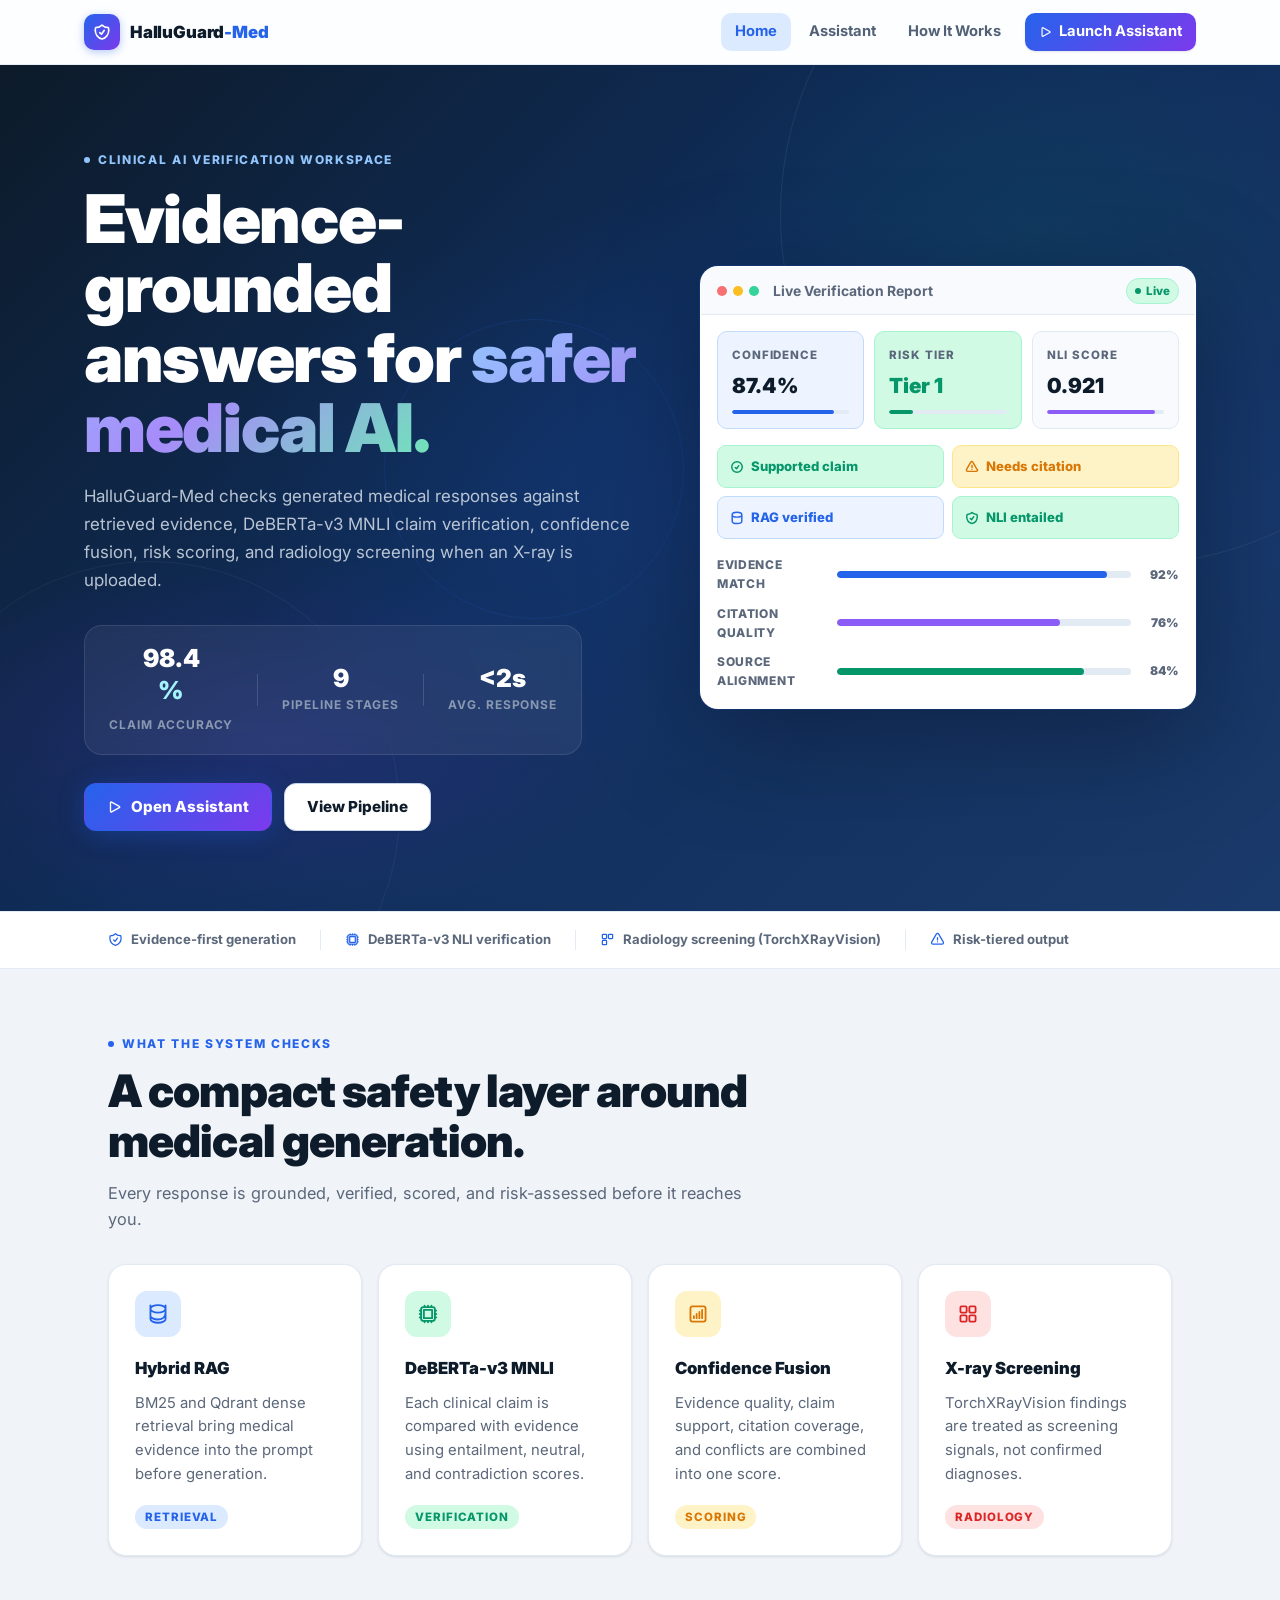
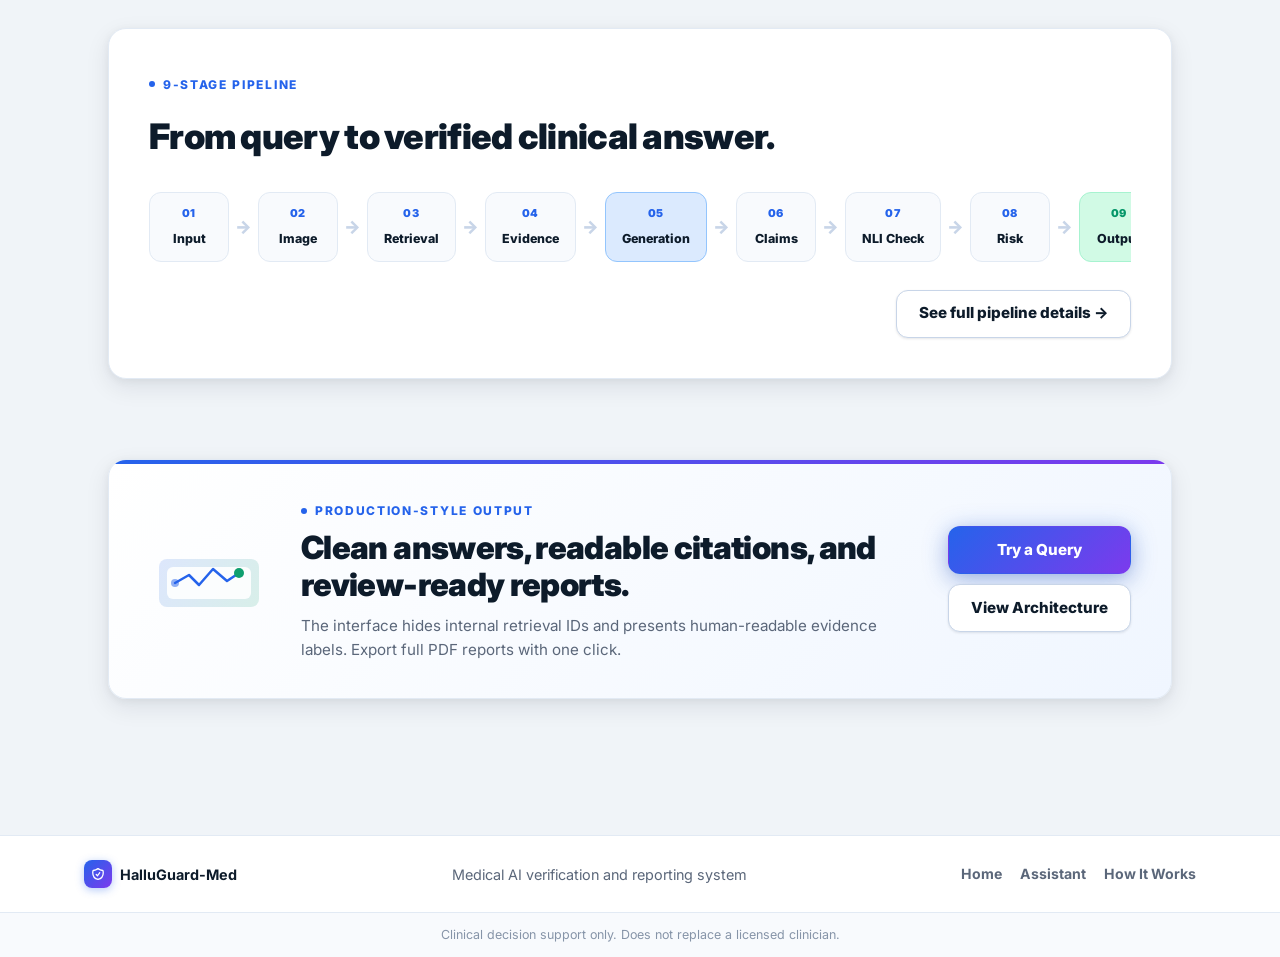
<file: frontend/index.html>
<!DOCTYPE html>
<html lang="en">
<head>
  <meta charset="UTF-8" />
  <meta name="viewport" content="width=device-width, initial-scale=1.0" />
  <title>HalluGuard-Med - Evidence-Grounded Medical AI</title>
  <link rel="preconnect" href="https://fonts.googleapis.com" />
  <link rel="preconnect" href="https://fonts.gstatic.com" crossorigin />
  <link href="https://fonts.googleapis.com/css2?family=Inter:wght@400;500;600;700;800;900&display=swap" rel="stylesheet" />
  <link rel="stylesheet" href="css/style.css" />
</head>
<body>

  <!-- NAVBAR -->
  <nav class="navbar">
    <div class="container navbar__inner">
      <a href="index.html" class="brand">
        <span class="brand__mark">
          <svg viewBox="0 0 24 24" fill="none" stroke="currentColor" stroke-width="2.2" stroke-linecap="round" stroke-linejoin="round"><path d="M9 12.75L11.25 15 15 9.75m-3-7.036A11.959 11.959 0 013.598 6 11.955 11.955 0 003 9.749c0 5.592 3.824 10.29 9 11.623 5.176-1.332 9-6.03 9-11.622 0-1.31-.21-2.571-.598-3.751h-.152c-3.196 0-6.1-1.248-8.25-3.285z"/></svg>
        </span>
        <span>HalluGuard<span class="brand__accent">-Med</span></span>
      </a>
      <div class="navbar__links">
        <a href="index.html" class="navbar__link active">Home</a>
        <a href="assistant.html" class="navbar__link">Assistant</a>
        <a href="how.html" class="navbar__link">How It Works</a>
        <a href="assistant.html" class="navbar__cta">
          <svg viewBox="0 0 24 24" fill="none" stroke="currentColor" stroke-width="2" stroke-linecap="round" stroke-linejoin="round"><path d="M5.25 5.653c0-.856.917-1.398 1.667-.986l11.54 6.347a1.125 1.125 0 010 1.972l-11.54 6.347a1.125 1.125 0 01-1.667-.986V5.653z"/></svg>
          Launch Assistant
        </a>
      </div>
      <button class="navbar__hamburger" id="hamburger" aria-label="Open menu">
        <span></span><span></span><span></span>
      </button>
    </div>
    <div class="navbar__mobile" id="mobile-menu">
      <a href="index.html" class="navbar__link active">Home</a>
      <a href="assistant.html" class="navbar__link">Assistant</a>
      <a href="how.html" class="navbar__link">How It Works</a>
      <a href="assistant.html" class="navbar__cta">Launch Assistant</a>
    </div>
  </nav>

  <main>

    <!-- HERO -->
    <section class="hero">
      <div class="hero__bg-mesh"></div>
      <div class="hero__bg-circles">
        <div class="circle circle--1"></div>
        <div class="circle circle--2"></div>
        <div class="circle circle--3"></div>
      </div>
      <div class="container hero__grid">
        <div class="hero__copy" data-animate="fade-up">
          <div class="eyebrow">
            <span class="eyebrow__dot"></span>
            Clinical AI verification workspace
          </div>
          <h1>Evidence-grounded answers for <span class="gradient-text">safer medical AI.</span></h1>
          <p>
            HalluGuard-Med checks generated medical responses against retrieved evidence,
            DeBERTa-v3 MNLI claim verification, confidence fusion, risk scoring, and
            radiology screening when an X-ray is uploaded.
          </p>
          <div class="hero__stats">
            <div class="hero__stat">
              <strong class="counter" data-target="98.4">0</strong><span>%</span>
              <small>Claim accuracy</small>
            </div>
            <div class="hero__stat-divider"></div>
            <div class="hero__stat">
              <strong class="counter" data-target="9">0</strong>
              <small>Pipeline stages</small>
            </div>
            <div class="hero__stat-divider"></div>
            <div class="hero__stat">
              <strong>&lt;2s</strong>
              <small>Avg. response</small>
            </div>
          </div>
          <div class="hero__actions">
            <a class="btn btn--primary btn--glow" href="assistant.html">
              <svg viewBox="0 0 24 24" fill="none" stroke="currentColor" stroke-width="2" stroke-linecap="round" stroke-linejoin="round"><path d="M5.25 5.653c0-.856.917-1.398 1.667-.986l11.54 6.347a1.125 1.125 0 010 1.972l-11.54 6.347a1.125 1.125 0 01-1.667-.986V5.653z"/></svg>
              Open Assistant
            </a>
            <a class="btn btn--secondary" href="how.html">View Pipeline</a>
          </div>
        </div>

        <div class="hero__visual" aria-label="Verification preview" data-animate="fade-left">
          <div class="preview-shell">
            <div class="preview-shell__top">
              <div class="preview-shell__dots">
                <span style="background:#f87171"></span>
                <span style="background:#fbbf24"></span>
                <span style="background:#34d399"></span>
              </div>
              <strong>Live Verification Report</strong>
              <span class="preview-shell__live"><span class="live-dot"></span>Live</span>
            </div>
            <div class="metric-row">
              <div class="metric-card blue">
                <span>Confidence</span>
                <strong>87.4%</strong>
                <div class="metric-bar"><div class="metric-bar__fill" style="width:87.4%;background:var(--primary)"></div></div>
              </div>
              <div class="metric-card safe">
                <span>Risk tier</span>
                <strong class="text-safe">Tier 1</strong>
                <div class="metric-bar"><div class="metric-bar__fill" style="width:20%;background:var(--safe)"></div></div>
              </div>
              <div class="metric-card">
                <span>NLI Score</span>
                <strong>0.921</strong>
                <div class="metric-bar"><div class="metric-bar__fill" style="width:92.1%;background:#8b5cf6"></div></div>
              </div>
            </div>
            <div class="token-grid">
              <div class="token-card safe">
                <svg viewBox="0 0 24 24" fill="none" stroke="currentColor" stroke-width="2.5" stroke-linecap="round" stroke-linejoin="round"><path d="M9 12.75L11.25 15 15 9.75M21 12a9 9 0 11-18 0 9 9 0 0118 0z"/></svg>
                Supported claim
              </div>
              <div class="token-card warn">
                <svg viewBox="0 0 24 24" fill="none" stroke="currentColor" stroke-width="2.5" stroke-linecap="round" stroke-linejoin="round"><path d="M12 9v3.75m9.303 3.376c.866 1.5-.217 3.374-1.948 3.374H4.645c-1.73 0-2.813-1.874-1.948-3.374l7.373-12.75a2.125 2.125 0 013.06 0l7.373 12.75zM12 15.75h.007v.008H12v-.008z"/></svg>
                Needs citation
              </div>
              <div class="token-card blue">
                <svg viewBox="0 0 24 24" fill="none" stroke="currentColor" stroke-width="2.5" stroke-linecap="round" stroke-linejoin="round"><path d="M20.25 6.375c0 2.278-3.694 4.125-8.25 4.125S3.75 8.653 3.75 6.375m16.5 0c0-2.278-3.694-4.125-8.25-4.125S3.75 4.097 3.75 6.375m16.5 0v11.25C20.25 19.653 16.556 21.5 12 21.5s-8.25-1.847-8.25-4.125V6.375"/></svg>
                RAG verified
              </div>
              <div class="token-card safe">
                <svg viewBox="0 0 24 24" fill="none" stroke="currentColor" stroke-width="2.5" stroke-linecap="round" stroke-linejoin="round"><path d="M9 12.75L11.25 15 15 9.75m-3-7.036A11.959 11.959 0 013.598 6 11.955 11.955 0 003 9.749c0 5.592 3.824 10.29 9 11.623 5.176-1.332 9-6.03 9-11.622 0-1.31-.21-2.571-.598-3.751h-.152c-3.196 0-6.1-1.248-8.25-3.285z"/></svg>
                NLI entailed
              </div>
            </div>
            <div class="evidence-lines">
              <div class="evidence-line-row">
                <span class="evidence-label">Evidence match</span>
                <div class="evidence-track"><div class="evidence-fill" style="width:92%"></div></div>
                <span class="evidence-pct">92%</span>
              </div>
              <div class="evidence-line-row">
                <span class="evidence-label">Citation quality</span>
                <div class="evidence-track"><div class="evidence-fill" style="width:76%;background:#8b5cf6"></div></div>
                <span class="evidence-pct">76%</span>
              </div>
              <div class="evidence-line-row">
                <span class="evidence-label">Source alignment</span>
                <div class="evidence-track"><div class="evidence-fill" style="width:84%;background:var(--safe)"></div></div>
                <span class="evidence-pct">84%</span>
              </div>
            </div>
          </div>
        </div>
      </div>
    </section>

    <!-- TRUST STRIP -->
    <section class="trust-strip">
      <div class="container trust-strip__inner">
        <div class="trust-item">
          <svg viewBox="0 0 24 24" fill="none" stroke="currentColor" stroke-width="2" stroke-linecap="round" stroke-linejoin="round"><path d="M9 12.75L11.25 15 15 9.75m-3-7.036A11.959 11.959 0 013.598 6 11.955 11.955 0 003 9.749c0 5.592 3.824 10.29 9 11.623 5.176-1.332 9-6.03 9-11.622 0-1.31-.21-2.571-.598-3.751h-.152c-3.196 0-6.1-1.248-8.25-3.285z"/></svg>
          Evidence-first generation
        </div>
        <div class="trust-divider"></div>
        <div class="trust-item">
          <svg viewBox="0 0 24 24" fill="none" stroke="currentColor" stroke-width="2" stroke-linecap="round" stroke-linejoin="round"><path d="M8.25 3v1.5M4.5 8.25H3m18 0h-1.5M4.5 12H3m18 0h-1.5m-15 3.75H3m18 0h-1.5M8.25 19.5V21M12 3v1.5m0 15V21m3.75-18v1.5m0 15V21m-9-1.5h10.5a2.25 2.25 0 002.25-2.25V6.75a2.25 2.25 0 00-2.25-2.25H6.75A2.25 2.25 0 004.5 6.75v10.5a2.25 2.25 0 002.25 2.25zm.75-12h9v9h-9v-9z"/></svg>
          DeBERTa-v3 NLI verification
        </div>
        <div class="trust-divider"></div>
        <div class="trust-item">
          <svg viewBox="0 0 24 24" fill="none" stroke="currentColor" stroke-width="2" stroke-linecap="round" stroke-linejoin="round"><path d="M3.75 4.875c0-.621.504-1.125 1.125-1.125h4.5c.621 0 1.125.504 1.125 1.125v4.5c0 .621-.504 1.125-1.125 1.125h-4.5A1.125 1.125 0 013.75 9.375v-4.5zm0 9.75c0-.621.504-1.125 1.125-1.125h4.5c.621 0 1.125.504 1.125 1.125v4.5c0 .621-.504 1.125-1.125 1.125h-4.5a1.125 1.125 0 01-1.125-1.125v-4.5zm9.75-9.75c0-.621.504-1.125 1.125-1.125h4.5c.621 0 1.125.504 1.125 1.125v4.5c0 .621-.504 1.125-1.125 1.125h-4.5A1.125 1.125 0 0113.5 9.375v-4.5z"/></svg>
          Radiology screening (TorchXRayVision)
        </div>
        <div class="trust-divider"></div>
        <div class="trust-item">
          <svg viewBox="0 0 24 24" fill="none" stroke="currentColor" stroke-width="2" stroke-linecap="round" stroke-linejoin="round"><path d="M12 9v3.75m-9.303 3.376c-.866 1.5.217 3.374 1.948 3.374h14.71c1.73 0 2.813-1.874 1.948-3.374L13.949 3.378c-.866-1.5-3.032-1.5-3.898 0L2.697 16.126zM12 15.75h.007v.008H12v-.008z"/></svg>
          Risk-tiered output
        </div>
      </div>
    </section>

    <!-- FEATURES -->
    <section class="section">
      <div class="container">
        <div class="section-heading" data-animate="fade-up">
          <div class="eyebrow"><span class="eyebrow__dot"></span>What the system checks</div>
          <h2>A compact safety layer around medical generation.</h2>
          <p>Every response is grounded, verified, scored, and risk-assessed before it reaches you.</p>
        </div>
        <div class="feature-grid">
          <article class="feature-card" data-animate="fade-up" data-delay="0">
            <div class="feature-card__icon-wrap blue">
              <svg viewBox="0 0 24 24" fill="none" stroke="currentColor" stroke-width="2" stroke-linecap="round" stroke-linejoin="round"><path d="M20.25 6.375c0 2.278-3.694 4.125-8.25 4.125S3.75 8.653 3.75 6.375m16.5 0c0-2.278-3.694-4.125-8.25-4.125S3.75 4.097 3.75 6.375m16.5 0v11.25C20.25 19.653 16.556 21.5 12 21.5s-8.25-1.847-8.25-4.125V6.375m16.5-3.75v3.75m-16.5-3.75v3.75m16.5 0v3.75C20.25 16.153 16.556 18 12 18s-8.25-1.847-8.25-4.125v-3.75"/></svg>
            </div>
            <h3>Hybrid RAG</h3>
            <p>BM25 and Qdrant dense retrieval bring medical evidence into the prompt before generation.</p>
            <div class="feature-card__tag blue">Retrieval</div>
          </article>
          <article class="feature-card" data-animate="fade-up" data-delay="80">
            <div class="feature-card__icon-wrap safe">
              <svg viewBox="0 0 24 24" fill="none" stroke="currentColor" stroke-width="2" stroke-linecap="round" stroke-linejoin="round"><path d="M8.25 3v1.5M4.5 8.25H3m18 0h-1.5M4.5 12H3m18 0h-1.5m-15 3.75H3m18 0h-1.5M8.25 19.5V21M12 3v1.5m0 15V21m3.75-18v1.5m0 15V21m-9-1.5h10.5a2.25 2.25 0 002.25-2.25V6.75a2.25 2.25 0 00-2.25-2.25H6.75A2.25 2.25 0 004.5 6.75v10.5a2.25 2.25 0 002.25 2.25zm.75-12h9v9h-9v-9z"/></svg>
            </div>
            <h3>DeBERTa-v3 MNLI</h3>
            <p>Each clinical claim is compared with evidence using entailment, neutral, and contradiction scores.</p>
            <div class="feature-card__tag safe">Verification</div>
          </article>
          <article class="feature-card" data-animate="fade-up" data-delay="160">
            <div class="feature-card__icon-wrap warn">
              <svg viewBox="0 0 24 24" fill="none" stroke="currentColor" stroke-width="2" stroke-linecap="round" stroke-linejoin="round"><path d="M7.5 14.25v2.25m3-4.5v4.5m3-6.75v6.75m3-9v9M6 20.25h12A2.25 2.25 0 0020.25 18V6A2.25 2.25 0 0018 3.75H6A2.25 2.25 0 003.75 6v12A2.25 2.25 0 006 20.25z"/></svg>
            </div>
            <h3>Confidence Fusion</h3>
            <p>Evidence quality, claim support, citation coverage, and conflicts are combined into one score.</p>
            <div class="feature-card__tag warn">Scoring</div>
          </article>
          <article class="feature-card" data-animate="fade-up" data-delay="240">
            <div class="feature-card__icon-wrap red">
              <svg viewBox="0 0 24 24" fill="none" stroke="currentColor" stroke-width="2" stroke-linecap="round" stroke-linejoin="round"><path d="M3.75 4.875c0-.621.504-1.125 1.125-1.125h4.5c.621 0 1.125.504 1.125 1.125v4.5c0 .621-.504 1.125-1.125 1.125h-4.5A1.125 1.125 0 013.75 9.375v-4.5zm0 9.75c0-.621.504-1.125 1.125-1.125h4.5c.621 0 1.125.504 1.125 1.125v4.5c0 .621-.504 1.125-1.125 1.125h-4.5a1.125 1.125 0 01-1.125-1.125v-4.5zm9.75-9.75c0-.621.504-1.125 1.125-1.125h4.5c.621 0 1.125.504 1.125 1.125v4.5c0 .621-.504 1.125-1.125 1.125h-4.5A1.125 1.125 0 0113.5 9.375v-4.5zm0 9.75c0-.621.504-1.125 1.125-1.125h4.5c.621 0 1.125.504 1.125 1.125v4.5c0 .621-.504 1.125-1.125 1.125h-4.5a1.125 1.125 0 01-1.125-1.125v-4.5z"/></svg>
            </div>
            <h3>X-ray Screening</h3>
            <p>TorchXRayVision findings are treated as screening signals, not confirmed diagnoses.</p>
            <div class="feature-card__tag red">Radiology</div>
          </article>
        </div>
      </div>
    </section>

    <!-- PIPELINE PREVIEW (visual) -->
    <section class="section pipeline-section">
      <div class="container">
        <div class="pipeline-visual" data-animate="fade-up">
          <div class="pipeline-visual__header">
            <div class="eyebrow"><span class="eyebrow__dot"></span>9-Stage pipeline</div>
            <h2>From query to verified clinical answer.</h2>
          </div>
          <div class="pipeline-steps">
            <div class="pip-step">
              <div class="pip-step__num">01</div>
              <div class="pip-step__label">Input</div>
            </div>
            <div class="pip-arrow">→</div>
            <div class="pip-step">
              <div class="pip-step__num">02</div>
              <div class="pip-step__label">Image</div>
            </div>
            <div class="pip-arrow">→</div>
            <div class="pip-step">
              <div class="pip-step__num">03</div>
              <div class="pip-step__label">Retrieval</div>
            </div>
            <div class="pip-arrow">→</div>
            <div class="pip-step">
              <div class="pip-step__num">04</div>
              <div class="pip-step__label">Evidence</div>
            </div>
            <div class="pip-arrow">→</div>
            <div class="pip-step pip-step--accent">
              <div class="pip-step__num">05</div>
              <div class="pip-step__label">Generation</div>
            </div>
            <div class="pip-arrow">→</div>
            <div class="pip-step">
              <div class="pip-step__num">06</div>
              <div class="pip-step__label">Claims</div>
            </div>
            <div class="pip-arrow">→</div>
            <div class="pip-step">
              <div class="pip-step__num">07</div>
              <div class="pip-step__label">NLI Check</div>
            </div>
            <div class="pip-arrow">→</div>
            <div class="pip-step">
              <div class="pip-step__num">08</div>
              <div class="pip-step__label">Risk</div>
            </div>
            <div class="pip-arrow">→</div>
            <div class="pip-step pip-step--safe">
              <div class="pip-step__num">09</div>
              <div class="pip-step__label">Output</div>
            </div>
          </div>
          <div class="pipeline-visual__cta">
            <a href="how.html" class="btn btn--secondary">See full pipeline details →</a>
          </div>
        </div>
      </div>
    </section>

    <!-- CTA BAND -->
    <section class="section section--tight">
      <div class="container">
        <div class="workflow-band" data-animate="fade-up">
          <div class="workflow-band__illustration">
            <svg viewBox="0 0 120 80" fill="none" xmlns="http://www.w3.org/2000/svg">
              <rect x="10" y="20" width="100" height="48" rx="8" fill="url(#g1)" opacity="0.15"/>
              <rect x="18" y="28" width="84" height="32" rx="6" fill="white" opacity="0.9"/>
              <path d="M26 44 L40 36 L50 46 L64 30 L78 42 L90 34" stroke="#2563eb" stroke-width="2.5" stroke-linecap="round" stroke-linejoin="round"/>
              <circle cx="90" cy="34" r="5" fill="#0f9f6e"/>
              <circle cx="26" cy="44" r="4" fill="#2563eb" opacity="0.5"/>
              <defs>
                <linearGradient id="g1" x1="10" y1="20" x2="110" y2="68" gradientUnits="userSpaceOnUse">
                  <stop stop-color="#2563eb"/>
                  <stop offset="1" stop-color="#0f9f6e"/>
                </linearGradient>
              </defs>
            </svg>
          </div>
          <div>
            <div class="eyebrow"><span class="eyebrow__dot"></span>Production-style output</div>
            <h2>Clean answers, readable citations, and review-ready reports.</h2>
            <p>The interface hides internal retrieval IDs and presents human-readable evidence labels. Export full PDF reports with one click.</p>
          </div>
          <div class="workflow-band__actions">
            <a class="btn btn--primary btn--glow" href="assistant.html">Try a Query</a>
            <a class="btn btn--secondary" href="how.html">View Architecture</a>
          </div>
        </div>
      </div>
    </section>

  </main>

  <footer class="footer">
    <div class="container footer__inner">
      <div class="footer__brand">
        <span class="brand__mark brand__mark--sm">
          <svg viewBox="0 0 24 24" fill="none" stroke="currentColor" stroke-width="2.2" stroke-linecap="round" stroke-linejoin="round"><path d="M9 12.75L11.25 15 15 9.75m-3-7.036A11.959 11.959 0 013.598 6 11.955 11.955 0 003 9.749c0 5.592 3.824 10.29 9 11.623 5.176-1.332 9-6.03 9-11.622 0-1.31-.21-2.571-.598-3.751h-.152c-3.196 0-6.1-1.248-8.25-3.285z"/></svg>
        </span>
        <strong>HalluGuard-Med</strong>
      </div>
      <span>Medical AI verification and reporting system</span>
      <div class="footer__links">
        <a href="index.html">Home</a>
        <a href="assistant.html">Assistant</a>
        <a href="how.html">How It Works</a>
      </div>
    </div>
    <div class="footer__bottom">
      <div class="container">Clinical decision support only. Does not replace a licensed clinician.</div>
    </div>
  </footer>

  <script src="js/script.js"></script>
  <script>
    /* Scroll animation observer */
    const observer = new IntersectionObserver((entries) => {
      entries.forEach(e => { if (e.isIntersecting) { e.target.classList.add('visible'); observer.unobserve(e.target); } });
    }, { threshold: 0.1 });
    document.querySelectorAll('[data-animate]').forEach((el, i) => {
      const delay = el.dataset.delay || 0;
      el.style.transitionDelay = delay + 'ms';
      observer.observe(el);
    });
    /* Counter animation */
    document.querySelectorAll('.counter').forEach(counter => {
      const target = parseFloat(counter.dataset.target);
      const isDecimal = String(target).includes('.');
      let start = 0;
      const increment = target / 60;
      const timer = setInterval(() => {
        start += increment;
        if (start >= target) { start = target; clearInterval(timer); }
        counter.textContent = isDecimal ? start.toFixed(1) : Math.floor(start);
      }, 16);
    });
  </script>
</body>
</html>
</file>
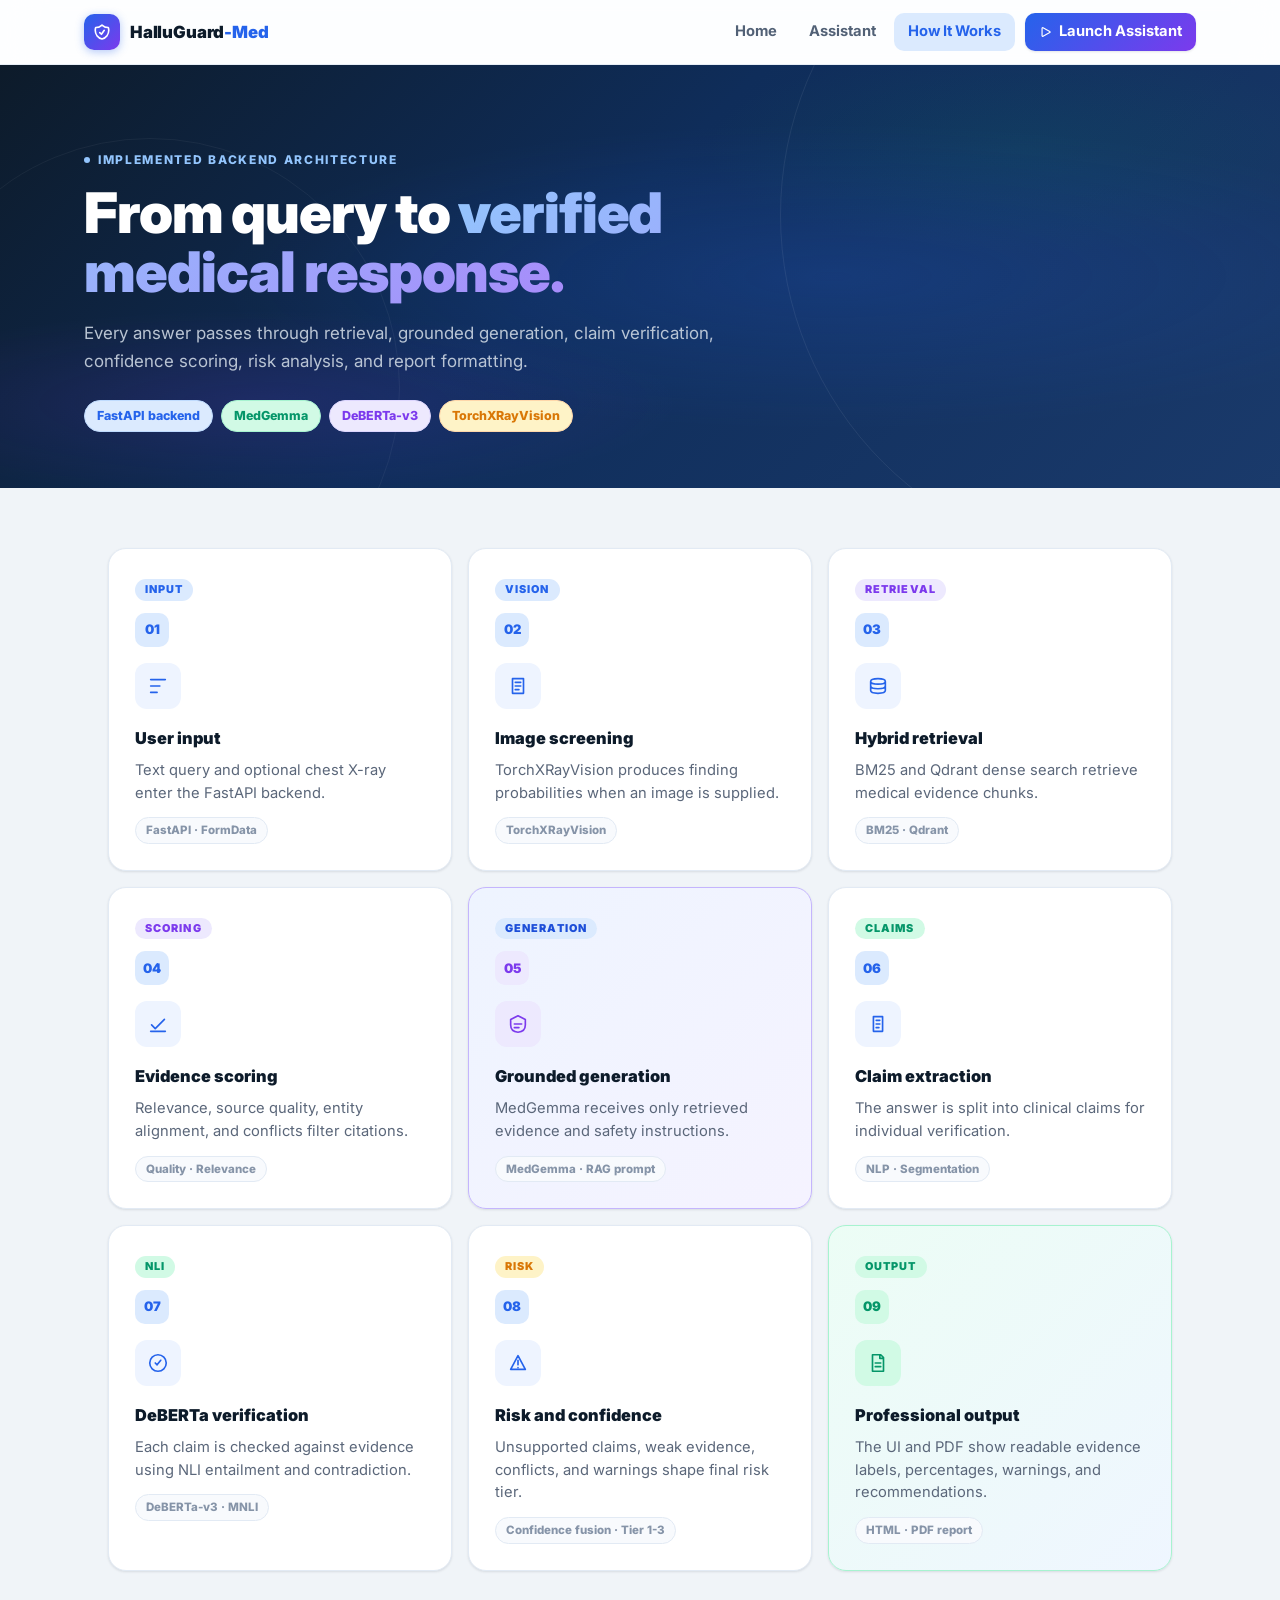
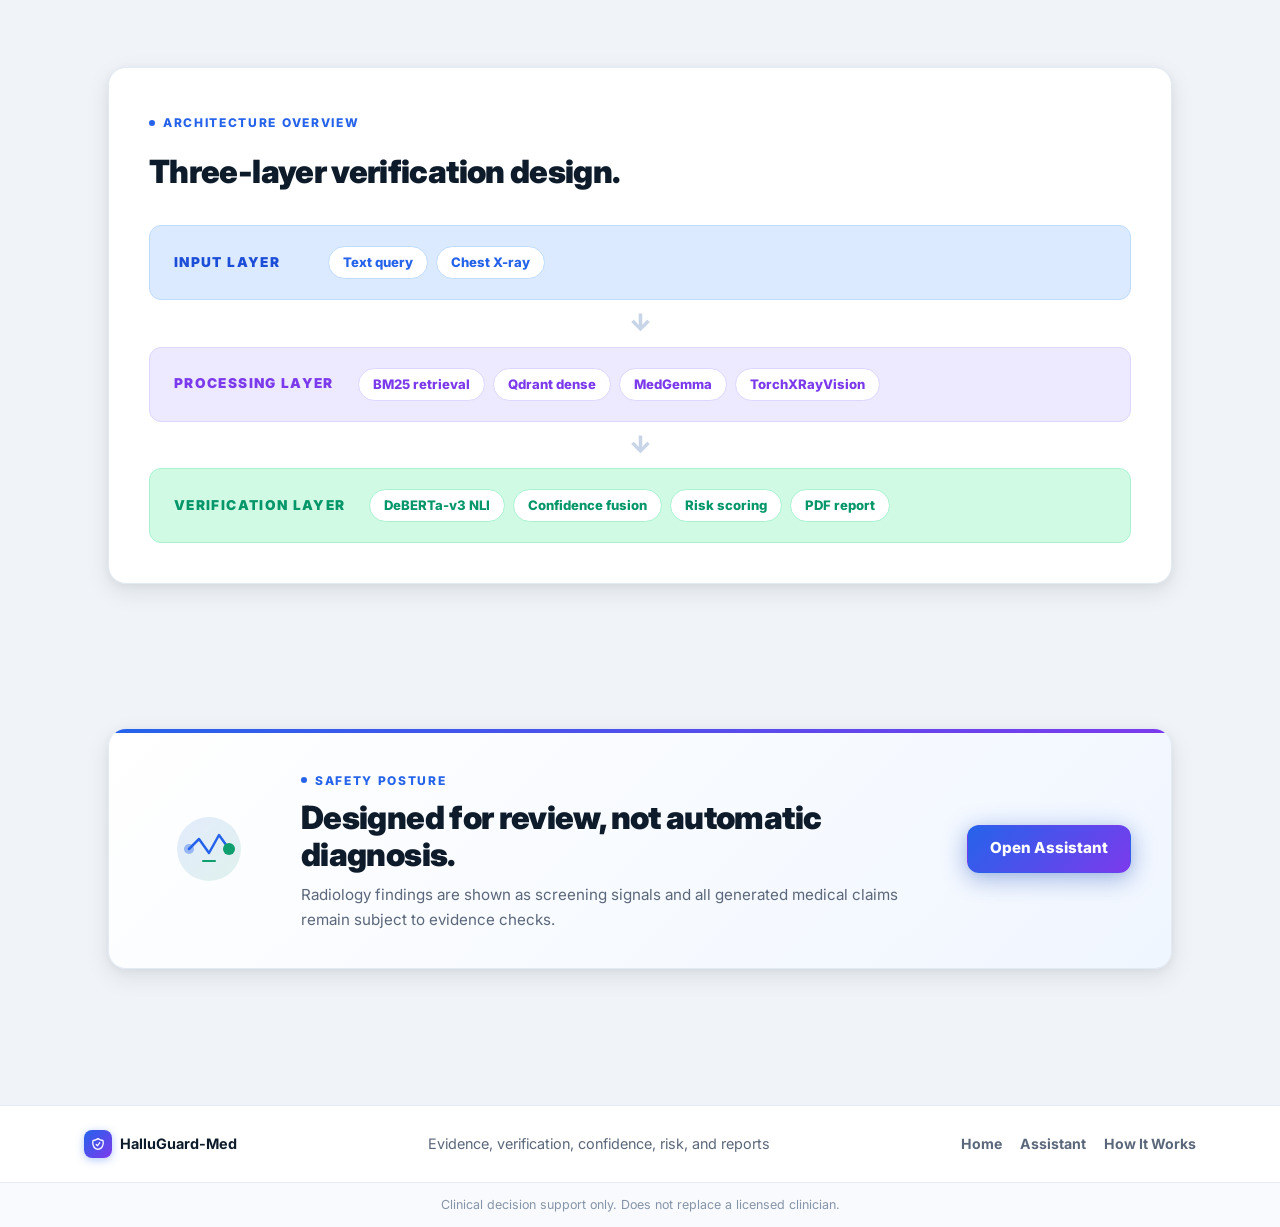
<file: frontend/how.html>
<!DOCTYPE html>
<html lang="en">
<head>
  <meta charset="UTF-8" />
  <meta name="viewport" content="width=device-width, initial-scale=1.0" />
  <title>How It Works - HalluGuard-Med</title>
  <link rel="preconnect" href="https://fonts.googleapis.com" />
  <link rel="preconnect" href="https://fonts.gstatic.com" crossorigin />
  <link href="https://fonts.googleapis.com/css2?family=Inter:wght@400;500;600;700;800;900&display=swap" rel="stylesheet" />
  <link rel="stylesheet" href="css/style.css" />
</head>
<body>

  <!-- NAVBAR -->
  <nav class="navbar">
    <div class="container navbar__inner">
      <a href="index.html" class="brand">
        <span class="brand__mark">
          <svg viewBox="0 0 24 24" fill="none" stroke="currentColor" stroke-width="2.2" stroke-linecap="round" stroke-linejoin="round"><path d="M9 12.75L11.25 15 15 9.75m-3-7.036A11.959 11.959 0 013.598 6 11.955 11.955 0 003 9.749c0 5.592 3.824 10.29 9 11.623 5.176-1.332 9-6.03 9-11.622 0-1.31-.21-2.571-.598-3.751h-.152c-3.196 0-6.1-1.248-8.25-3.285z"/></svg>
        </span>
        <span>HalluGuard<span class="brand__accent">-Med</span></span>
      </a>
      <div class="navbar__links">
        <a href="index.html" class="navbar__link">Home</a>
        <a href="assistant.html" class="navbar__link">Assistant</a>
        <a href="how.html" class="navbar__link active">How It Works</a>
        <a href="assistant.html" class="navbar__cta">
          <svg viewBox="0 0 24 24" fill="none" stroke="currentColor" stroke-width="2" stroke-linecap="round" stroke-linejoin="round"><path d="M5.25 5.653c0-.856.917-1.398 1.667-.986l11.54 6.347a1.125 1.125 0 010 1.972l-11.54 6.347a1.125 1.125 0 01-1.667-.986V5.653z"/></svg>
          Launch Assistant
        </a>
      </div>
      <button class="navbar__hamburger" id="hamburger" aria-label="Open menu">
        <span></span><span></span><span></span>
      </button>
    </div>
    <div class="navbar__mobile" id="mobile-menu">
      <a href="index.html" class="navbar__link">Home</a>
      <a href="assistant.html" class="navbar__link">Assistant</a>
      <a href="how.html" class="navbar__link active">How It Works</a>
      <a href="assistant.html" class="navbar__cta">Launch Assistant</a>
    </div>
  </nav>

  <main>
    <section class="page-hero page-hero--how">
      <div class="hero__bg-mesh"></div>
      <div class="hero__bg-circles">
        <div class="circle circle--1"></div>
        <div class="circle circle--2"></div>
      </div>
      <div class="container">
        <div class="eyebrow"><span class="eyebrow__dot"></span>Implemented backend architecture</div>
        <h1>From query to <span class="gradient-text">verified medical response.</span></h1>
        <p>Every answer passes through retrieval, grounded generation, claim verification, confidence scoring, risk analysis, and report formatting.</p>
        <div class="page-hero__chips">
          <span class="badge badge--blue">FastAPI backend</span>
          <span class="badge badge--safe">MedGemma</span>
          <span class="badge badge--purple">DeBERTa-v3</span>
          <span class="badge badge--warn">TorchXRayVision</span>
        </div>
      </div>
    </section>

    <section class="section">
      <div class="container">
        <div class="flow-grid">

          <article class="flow-step" data-animate="fade-up" data-delay="0">
            <div class="flow-step__phase phase--input">Input</div>
            <span class="flow-step__index">01</span>
            <div class="flow-step__icon">
              <svg viewBox="0 0 24 24" fill="none" stroke="currentColor" stroke-width="1.8" stroke-linecap="round" stroke-linejoin="round"><path d="M4 5h16M4 12h10M4 19h7"/></svg>
            </div>
            <h3>User input</h3>
            <p>Text query and optional chest X-ray enter the FastAPI backend.</p>
            <div class="flow-step__tech">FastAPI · FormData</div>
          </article>

          <article class="flow-step" data-animate="fade-up" data-delay="60">
            <div class="flow-step__phase phase--input">Vision</div>
            <span class="flow-step__index">02</span>
            <div class="flow-step__icon">
              <svg viewBox="0 0 24 24" fill="none" stroke="currentColor" stroke-width="1.8" stroke-linecap="round" stroke-linejoin="round"><path d="M6 4h12v16H6zM9 8h6M9 12h6M9 16h4"/></svg>
            </div>
            <h3>Image screening</h3>
            <p>TorchXRayVision produces finding probabilities when an image is supplied.</p>
            <div class="flow-step__tech">TorchXRayVision</div>
          </article>

          <article class="flow-step" data-animate="fade-up" data-delay="120">
            <div class="flow-step__phase phase--retrieval">Retrieval</div>
            <span class="flow-step__index">03</span>
            <div class="flow-step__icon">
              <svg viewBox="0 0 24 24" fill="none" stroke="currentColor" stroke-width="1.8" stroke-linecap="round" stroke-linejoin="round"><path d="M4 7c0-2 4-3 8-3s8 1 8 3-4 3-8 3-8-1-8-3zm0 0v5c0 2 4 3 8 3s8-1 8-3V7m-16 5v5c0 2 4 3 8 3s8-1 8-3v-5"/></svg>
            </div>
            <h3>Hybrid retrieval</h3>
            <p>BM25 and Qdrant dense search retrieve medical evidence chunks.</p>
            <div class="flow-step__tech">BM25 · Qdrant</div>
          </article>

          <article class="flow-step" data-animate="fade-up" data-delay="180">
            <div class="flow-step__phase phase--retrieval">Scoring</div>
            <span class="flow-step__index">04</span>
            <div class="flow-step__icon">
              <svg viewBox="0 0 24 24" fill="none" stroke="currentColor" stroke-width="1.8" stroke-linecap="round" stroke-linejoin="round"><path d="M5 13l4 4L19 7M4 20h16"/></svg>
            </div>
            <h3>Evidence scoring</h3>
            <p>Relevance, source quality, entity alignment, and conflicts filter citations.</p>
            <div class="flow-step__tech">Quality · Relevance</div>
          </article>

          <article class="flow-step flow-step--highlight" data-animate="fade-up" data-delay="240">
            <div class="flow-step__phase phase--generation">Generation</div>
            <span class="flow-step__index">05</span>
            <div class="flow-step__icon">
              <svg viewBox="0 0 24 24" fill="none" stroke="currentColor" stroke-width="1.8" stroke-linecap="round" stroke-linejoin="round"><path d="M12 3l8 4v6c0 5-3.5 7.5-8 8-4.5-.5-8-3-8-8V7l8-4zM8 12h8M8 16h5"/></svg>
            </div>
            <h3>Grounded generation</h3>
            <p>MedGemma receives only retrieved evidence and safety instructions.</p>
            <div class="flow-step__tech">MedGemma · RAG prompt</div>
          </article>

          <article class="flow-step" data-animate="fade-up" data-delay="300">
            <div class="flow-step__phase phase--verification">Claims</div>
            <span class="flow-step__index">06</span>
            <div class="flow-step__icon">
              <svg viewBox="0 0 24 24" fill="none" stroke="currentColor" stroke-width="1.8" stroke-linecap="round" stroke-linejoin="round"><path d="M7 4h10v16H7zM10 8h4M10 12h4M10 16h3"/></svg>
            </div>
            <h3>Claim extraction</h3>
            <p>The answer is split into clinical claims for individual verification.</p>
            <div class="flow-step__tech">NLP · Segmentation</div>
          </article>

          <article class="flow-step" data-animate="fade-up" data-delay="360">
            <div class="flow-step__phase phase--verification">NLI</div>
            <span class="flow-step__index">07</span>
            <div class="flow-step__icon">
              <svg viewBox="0 0 24 24" fill="none" stroke="currentColor" stroke-width="1.8" stroke-linecap="round" stroke-linejoin="round"><path d="M9 12l2 2 4-5M12 3a9 9 0 100 18 9 9 0 000-18z"/></svg>
            </div>
            <h3>DeBERTa verification</h3>
            <p>Each claim is checked against evidence using NLI entailment and contradiction.</p>
            <div class="flow-step__tech">DeBERTa-v3 · MNLI</div>
          </article>

          <article class="flow-step" data-animate="fade-up" data-delay="420">
            <div class="flow-step__phase phase--risk">Risk</div>
            <span class="flow-step__index">08</span>
            <div class="flow-step__icon">
              <svg viewBox="0 0 24 24" fill="none" stroke="currentColor" stroke-width="1.8" stroke-linecap="round" stroke-linejoin="round"><path d="M12 4l8 15H4L12 4zm0 5v5m0 3h.01"/></svg>
            </div>
            <h3>Risk and confidence</h3>
            <p>Unsupported claims, weak evidence, conflicts, and warnings shape final risk tier.</p>
            <div class="flow-step__tech">Confidence fusion · Tier 1-3</div>
          </article>

          <article class="flow-step flow-step--final flow-step--output" data-animate="fade-up" data-delay="480">
            <div class="flow-step__phase phase--output">Output</div>
            <span class="flow-step__index">09</span>
            <div class="flow-step__icon">
              <svg viewBox="0 0 24 24" fill="none" stroke="currentColor" stroke-width="1.8" stroke-linecap="round" stroke-linejoin="round"><path d="M6 3h9l3 3v15H6zM14 3v4h4M9 12h6M9 16h6"/></svg>
            </div>
            <h3>Professional output</h3>
            <p>The UI and PDF show readable evidence labels, percentages, warnings, and recommendations.</p>
            <div class="flow-step__tech">HTML · PDF report</div>
          </article>

        </div>
      </div>
    </section>

    <!-- Architecture diagram -->
    <section class="section section--tight">
      <div class="container">
        <div class="arch-diagram" data-animate="fade-up">
          <div class="arch-diagram__header">
            <div class="eyebrow"><span class="eyebrow__dot"></span>Architecture overview</div>
            <h2>Three-layer verification design.</h2>
          </div>
          <div class="arch-layers">
            <div class="arch-layer arch-layer--input">
              <div class="arch-layer__label">Input Layer</div>
              <div class="arch-layer__items">
                <span>Text query</span>
                <span>Chest X-ray</span>
              </div>
            </div>
            <div class="arch-arrow-down">↓</div>
            <div class="arch-layer arch-layer--processing">
              <div class="arch-layer__label">Processing Layer</div>
              <div class="arch-layer__items">
                <span>BM25 retrieval</span>
                <span>Qdrant dense</span>
                <span>MedGemma</span>
                <span>TorchXRayVision</span>
              </div>
            </div>
            <div class="arch-arrow-down">↓</div>
            <div class="arch-layer arch-layer--verification">
              <div class="arch-layer__label">Verification Layer</div>
              <div class="arch-layer__items">
                <span>DeBERTa-v3 NLI</span>
                <span>Confidence fusion</span>
                <span>Risk scoring</span>
                <span>PDF report</span>
              </div>
            </div>
          </div>
        </div>
      </div>
    </section>

    <section class="section section--tight">
      <div class="container">
        <div class="workflow-band" data-animate="fade-up">
          <div class="workflow-band__illustration">
            <svg viewBox="0 0 120 80" fill="none" xmlns="http://www.w3.org/2000/svg">
              <circle cx="60" cy="40" r="32" fill="url(#g2)" opacity="0.12"/>
              <path d="M40 40 L50 30 L60 44 L70 26 L80 40" stroke="#2563eb" stroke-width="2.5" stroke-linecap="round" stroke-linejoin="round"/>
              <circle cx="80" cy="40" r="6" fill="#0f9f6e"/>
              <circle cx="40" cy="40" r="5" fill="#2563eb" opacity="0.4"/>
              <path d="M54 52 L66 52" stroke="#0f9f6e" stroke-width="2" stroke-linecap="round"/>
              <defs>
                <linearGradient id="g2" x1="28" y1="8" x2="92" y2="72" gradientUnits="userSpaceOnUse">
                  <stop stop-color="#2563eb"/>
                  <stop offset="1" stop-color="#0f9f6e"/>
                </linearGradient>
              </defs>
            </svg>
          </div>
          <div>
            <div class="eyebrow"><span class="eyebrow__dot"></span>Safety posture</div>
            <h2>Designed for review, not automatic diagnosis.</h2>
            <p>Radiology findings are shown as screening signals and all generated medical claims remain subject to evidence checks.</p>
          </div>
          <div class="workflow-band__actions">
            <a class="btn btn--primary btn--glow" href="assistant.html">Open Assistant</a>
          </div>
        </div>
      </div>
    </section>
  </main>

  <footer class="footer">
    <div class="container footer__inner">
      <div class="footer__brand">
        <span class="brand__mark brand__mark--sm">
          <svg viewBox="0 0 24 24" fill="none" stroke="currentColor" stroke-width="2.2" stroke-linecap="round" stroke-linejoin="round"><path d="M9 12.75L11.25 15 15 9.75m-3-7.036A11.959 11.959 0 013.598 6 11.955 11.955 0 003 9.749c0 5.592 3.824 10.29 9 11.623 5.176-1.332 9-6.03 9-11.622 0-1.31-.21-2.571-.598-3.751h-.152c-3.196 0-6.1-1.248-8.25-3.285z"/></svg>
        </span>
        <strong>HalluGuard-Med</strong>
      </div>
      <span>Evidence, verification, confidence, risk, and reports</span>
      <div class="footer__links">
        <a href="index.html">Home</a>
        <a href="assistant.html">Assistant</a>
        <a href="how.html">How It Works</a>
      </div>
    </div>
    <div class="footer__bottom">
      <div class="container">Clinical decision support only. Does not replace a licensed clinician.</div>
    </div>
  </footer>

  <script src="js/script.js"></script>
  <script>
    const observer = new IntersectionObserver((entries) => {
      entries.forEach(e => { if (e.isIntersecting) { e.target.classList.add('visible'); observer.unobserve(e.target); } });
    }, { threshold: 0.1 });
    document.querySelectorAll('[data-animate]').forEach(el => {
      el.style.transitionDelay = (el.dataset.delay || 0) + 'ms';
      observer.observe(el);
    });
  </script>
</body>
</html>
</file>
<file: frontend/css/style.css>
/* ============================================================
   HalluGuard-Med — Enhanced Design System
   ============================================================ */

:root {
  --bg: #f0f4f8;
  --surface: #ffffff;
  --surface-soft: #f8fafd;
  --surface-blue: #eef4ff;
  --text: #1a2332;
  --muted: #5b677a;
  --subtle: #8694a8;
  --border: #e2eaf4;
  --border-strong: #c8d5e8;
  --primary: #2563eb;
  --primary-700: #1d4ed8;
  --primary-900: #1e3a8a;
  --primary-soft: #dbeafe;
  --safe: #059669;
  --safe-soft: #d1fae5;
  --warn: #d97706;
  --warn-soft: #fef3c7;
  --danger: #dc2626;
  --danger-soft: #fee2e2;
  --purple: #7c3aed;
  --purple-soft: #ede9fe;
  --ink: #0d1b2a;
  --shadow-sm: 0 1px 3px rgba(15,23,42,0.07), 0 1px 2px rgba(15,23,42,0.04);
  --shadow-md: 0 8px 24px rgba(15,23,42,0.09), 0 2px 8px rgba(15,23,42,0.05);
  --shadow-lg: 0 20px 60px rgba(15,23,42,0.13), 0 4px 16px rgba(15,23,42,0.07);
  --shadow-glow: 0 0 0 3px rgba(37,99,235,0.15), 0 8px 32px rgba(37,99,235,0.25);
  --radius: 12px;
  --radius-lg: 18px;
  --container: 1160px;
  --gradient-hero: linear-gradient(135deg, #0d1b2a 0%, #0f2d5a 45%, #1a3a6b 100%);
  --gradient-primary: linear-gradient(135deg, #2563eb, #7c3aed);
  --gradient-safe: linear-gradient(135deg, #059669, #0891b2);
}

*, *::before, *::after { box-sizing: border-box; }

html { scroll-behavior: smooth; }

body {
  margin: 0;
  min-height: 100vh;
  background: var(--bg);
  color: var(--text);
  font-family: Inter, ui-sans-serif, system-ui, -apple-system, BlinkMacSystemFont, "Segoe UI", sans-serif;
  line-height: 1.6;
}

a { color: inherit; text-decoration: none; }
button, textarea, input { font: inherit; }
button { cursor: pointer; }
button:disabled { cursor: not-allowed; opacity: 0.55; }

svg {
  width: 1em;
  height: 1em;
  flex: 0 0 auto;
  display: block;
}

.sr-only {
  position: absolute; width: 1px; height: 1px; padding: 0;
  margin: -1px; overflow: hidden; clip: rect(0,0,0,0);
  white-space: nowrap; border: 0;
}

/* ============================================================
   SCROLL ANIMATIONS
   ============================================================ */
[data-animate] {
  opacity: 0;
  transform: translateY(28px);
  transition: opacity 0.65s cubic-bezier(.22,1,.36,1), transform 0.65s cubic-bezier(.22,1,.36,1);
}
[data-animate="fade-left"] {
  transform: translateX(36px);
}
[data-animate].visible {
  opacity: 1;
  transform: none;
}

/* ============================================================
   NAVBAR
   ============================================================ */
.navbar {
  position: sticky;
  top: 0;
  z-index: 100;
  background: rgba(255, 255, 255, 0.88);
  border-bottom: 1px solid rgba(226, 234, 244, 0.8);
  backdrop-filter: blur(20px) saturate(180%);
  -webkit-backdrop-filter: blur(20px) saturate(180%);
  transition: box-shadow 0.2s;
}

.container {
  max-width: var(--container);
  margin: 0 auto;
  padding: 0 24px;
}

.navbar__inner {
  display: flex;
  align-items: center;
  justify-content: space-between;
  gap: 24px;
  height: 64px;
}

.brand {
  display: inline-flex;
  align-items: center;
  gap: 10px;
  font-weight: 900;
  font-size: 1.05rem;
  letter-spacing: -0.01em;
  color: var(--ink);
}

.brand__mark {
  width: 36px;
  height: 36px;
  border-radius: 10px;
  display: inline-grid;
  place-items: center;
  background: var(--gradient-primary);
  color: #fff;
  box-shadow: 0 2px 8px rgba(37,99,235,0.35);
  flex-shrink: 0;
}

.brand__mark svg { width: 18px; height: 18px; }

.brand__mark--sm {
  width: 28px;
  height: 28px;
  border-radius: 8px;
}

.brand__mark--sm svg { width: 14px; height: 14px; }

.brand__accent { color: var(--primary); }

.navbar__links {
  display: flex;
  align-items: center;
  gap: 4px;
}

.navbar__link,
.navbar__cta {
  min-height: 38px;
  display: inline-flex;
  align-items: center;
  justify-content: center;
  gap: 6px;
  border-radius: 10px;
  padding: 0 14px;
  color: #526176;
  font-weight: 700;
  font-size: 0.92rem;
  transition: background 0.15s, color 0.15s;
}

.navbar__link:hover,
.navbar__link.active {
  background: var(--primary-soft);
  color: var(--primary);
}

.navbar__cta {
  margin-left: 6px;
  background: var(--gradient-primary);
  color: #fff;
  box-shadow: var(--shadow-sm);
  gap: 6px;
  transition: box-shadow 0.2s, opacity 0.2s;
}

.navbar__cta svg { width: 14px; height: 14px; }

.navbar__cta:hover {
  opacity: 0.9;
  box-shadow: var(--shadow-md);
}

.navbar__hamburger {
  display: none;
  width: 40px;
  height: 40px;
  border: 1px solid var(--border);
  border-radius: 10px;
  background: var(--surface);
  color: var(--ink);
  flex-direction: column;
  align-items: center;
  justify-content: center;
  gap: 4px;
  padding: 0;
}

.navbar__hamburger span {
  display: block;
  width: 18px;
  height: 2px;
  border-radius: 99px;
  background: currentColor;
  transition: transform 0.2s;
}

.navbar__mobile {
  display: none;
  border-top: 1px solid var(--border);
  background: var(--surface);
  padding: 10px 24px 16px;
}

.navbar__mobile.open {
  display: grid;
  gap: 6px;
}

/* ============================================================
   GRADIENT TEXT
   ============================================================ */
.gradient-text {
  background: var(--gradient-primary);
  -webkit-background-clip: text;
  -webkit-text-fill-color: transparent;
  background-clip: text;
}

/* ============================================================
   EYEBROW
   ============================================================ */
.eyebrow {
  display: inline-flex;
  align-items: center;
  gap: 8px;
  margin: 0 0 14px;
  color: var(--primary);
  font-size: 0.75rem;
  font-weight: 800;
  letter-spacing: 0.14em;
  text-transform: uppercase;
}

.eyebrow__dot {
  width: 6px;
  height: 6px;
  border-radius: 50%;
  background: var(--primary);
  animation: eyebrow-pulse 2s ease-in-out infinite;
  flex-shrink: 0;
}

@keyframes eyebrow-pulse {
  0%, 100% { opacity: 1; transform: scale(1); }
  50%       { opacity: 0.5; transform: scale(0.7); }
}

/* ============================================================
   BUTTONS
   ============================================================ */
.btn {
  min-height: 48px;
  display: inline-flex;
  align-items: center;
  justify-content: center;
  gap: 8px;
  border-radius: 12px;
  padding: 0 22px;
  border: 1.5px solid transparent;
  font-weight: 800;
  font-size: 0.95rem;
  transition: all 0.2s cubic-bezier(.22,1,.36,1);
}

.btn svg { width: 16px; height: 16px; }

.btn--primary {
  background: var(--gradient-primary);
  color: #fff;
  box-shadow: var(--shadow-md);
}

.btn--primary:hover {
  transform: translateY(-1px);
  box-shadow: var(--shadow-lg);
  opacity: 0.95;
}

.btn--glow {
  box-shadow: 0 4px 24px rgba(37,99,235,0.35), var(--shadow-md);
}

.btn--glow:hover {
  box-shadow: 0 8px 36px rgba(37,99,235,0.45), var(--shadow-lg);
}

.btn--secondary {
  background: var(--surface);
  border-color: var(--border-strong);
  color: var(--ink);
  box-shadow: var(--shadow-sm);
}

.btn--secondary:hover {
  border-color: var(--primary);
  color: var(--primary);
  background: var(--surface-blue);
  transform: translateY(-1px);
}

/* ============================================================
   BADGES
   ============================================================ */
.badge {
  display: inline-flex;
  align-items: center;
  gap: 5px;
  border-radius: 99px;
  padding: 5px 12px;
  font-size: 0.78rem;
  font-weight: 800;
  border: 1px solid transparent;
}

.badge svg { width: 13px; height: 13px; }

.badge--blue   { background: var(--primary-soft); color: var(--primary); border-color: #bfdbfe; }
.badge--safe   { background: var(--safe-soft); color: var(--safe); border-color: #a7f3d0; }
.badge--purple { background: var(--purple-soft); color: var(--purple); border-color: #ddd6fe; }
.badge--warn   { background: var(--warn-soft); color: var(--warn); border-color: #fed7aa; }

/* ============================================================
   HERO SECTION
   ============================================================ */
.hero {
  position: relative;
  overflow: hidden;
  background: var(--gradient-hero);
  color: white;
  padding: 0;
}

.hero__bg-mesh {
  position: absolute;
  inset: 0;
  background-image:
    radial-gradient(ellipse 80% 60% at 65% 50%, rgba(37,99,235,0.18) 0%, transparent 60%),
    radial-gradient(ellipse 60% 40% at 20% 80%, rgba(124,58,237,0.14) 0%, transparent 55%),
    radial-gradient(ellipse 50% 50% at 80% 20%, rgba(5,150,105,0.1) 0%, transparent 50%);
  pointer-events: none;
}

.hero__bg-circles {
  position: absolute;
  inset: 0;
  pointer-events: none;
  overflow: hidden;
}

.circle {
  position: absolute;
  border-radius: 50%;
  border: 1px solid rgba(255,255,255,0.07);
  animation: circle-spin linear infinite;
}

.circle--1 {
  width: 700px;
  height: 700px;
  top: -200px;
  right: -200px;
  animation-duration: 60s;
}

.circle--2 {
  width: 500px;
  height: 500px;
  bottom: -150px;
  left: -100px;
  animation-duration: 45s;
  animation-direction: reverse;
  border-color: rgba(255,255,255,0.05);
}

.circle--3 {
  width: 300px;
  height: 300px;
  top: 30%;
  left: 30%;
  animation-duration: 30s;
  border-color: rgba(37,99,235,0.15);
}

@keyframes circle-spin {
  from { transform: rotate(0deg); }
  to   { transform: rotate(360deg); }
}

.hero__grid {
  display: grid;
  grid-template-columns: minmax(0,1fr) minmax(380px, 0.88fr);
  align-items: center;
  gap: 52px;
  padding: 80px 24px;
  position: relative;
  z-index: 2;
}

.hero__copy .eyebrow {
  color: rgba(147,197,253,1);
}

.hero__copy .eyebrow__dot { background: rgba(147,197,253,1); }

.hero h1 {
  margin: 0;
  font-size: clamp(2.4rem, 5.5vw, 4.2rem);
  line-height: 1.04;
  letter-spacing: -0.02em;
  color: #ffffff;
  font-weight: 900;
}

.hero h1 .gradient-text {
  background: linear-gradient(135deg, #93c5fd, #a78bfa, #6ee7b7);
  -webkit-background-clip: text;
  -webkit-text-fill-color: transparent;
  background-clip: text;
}

.hero p {
  margin: 20px 0 0;
  color: rgba(203,213,225,0.9);
  font-size: 1.06rem;
  max-width: 580px;
  line-height: 1.65;
}

/* Stats in hero */
.hero__stats {
  display: flex;
  align-items: center;
  gap: 24px;
  margin-top: 30px;
  padding: 20px 24px;
  background: rgba(255,255,255,0.06);
  border: 1px solid rgba(255,255,255,0.1);
  border-radius: var(--radius-lg);
  backdrop-filter: blur(10px);
  width: fit-content;
}

.hero__stat {
  text-align: center;
}

.hero__stat strong,
.hero__stat .counter {
  display: block;
  font-size: 1.55rem;
  font-weight: 900;
  color: #ffffff;
  line-height: 1;
}

.hero__stat span {
  display: inline;
  font-size: 1.55rem;
  font-weight: 900;
  color: #a5f3fc;
}

.hero__stat small {
  display: block;
  margin-top: 4px;
  color: rgba(148,163,184,0.9);
  font-size: 0.75rem;
  font-weight: 700;
  text-transform: uppercase;
  letter-spacing: 0.08em;
}

.hero__stat-divider {
  width: 1px;
  height: 32px;
  background: rgba(255,255,255,0.15);
}

.hero__actions {
  margin-top: 28px;
  display: flex;
  flex-wrap: wrap;
  gap: 12px;
}

/* ============================================================
   PREVIEW SHELL (Hero visual)
   ============================================================ */
.hero__visual {
  filter: drop-shadow(0 24px 56px rgba(0,0,0,0.35));
}

.preview-shell {
  border-radius: var(--radius-lg);
  overflow: hidden;
  background: var(--surface);
  border: 1px solid rgba(255,255,255,0.15);
  box-shadow: 0 0 0 1px rgba(37,99,235,0.15), inset 0 1px 0 rgba(255,255,255,0.3);
}

.preview-shell__top {
  min-height: 48px;
  padding: 0 16px;
  display: flex;
  align-items: center;
  gap: 10px;
  border-bottom: 1px solid var(--border);
  background: #f8fafd;
  color: var(--muted);
  font-weight: 800;
  font-size: 0.87rem;
}

.preview-shell__dots {
  display: flex;
  gap: 6px;
  margin-right: 4px;
}

.preview-shell__dots span {
  width: 10px;
  height: 10px;
  border-radius: 50%;
}

.preview-shell__live {
  margin-left: auto;
  display: inline-flex;
  align-items: center;
  gap: 5px;
  font-size: 0.72rem;
  font-weight: 800;
  color: var(--safe);
  background: var(--safe-soft);
  padding: 3px 8px;
  border-radius: 99px;
  border: 1px solid #a7f3d0;
}

.live-dot {
  width: 6px;
  height: 6px;
  border-radius: 50%;
  background: var(--safe);
  animation: live-pulse 1.5s ease-in-out infinite;
}

@keyframes live-pulse {
  0%, 100% { opacity: 1; transform: scale(1); }
  50%       { opacity: 0.4; transform: scale(0.6); }
}

/* Metric row */
.metric-row {
  padding: 16px;
  display: grid;
  grid-template-columns: repeat(3, 1fr);
  gap: 10px;
}

.metric-card {
  border: 1px solid var(--border);
  border-radius: 10px;
  background: var(--surface-soft);
  padding: 14px;
}

.metric-card span {
  display: block;
  color: var(--muted);
  font-size: 0.72rem;
  font-weight: 800;
  text-transform: uppercase;
  letter-spacing: 0.08em;
}

.metric-card strong {
  display: block;
  margin-top: 4px;
  color: var(--ink);
  font-size: 1.3rem;
  font-weight: 900;
}

.metric-bar {
  margin-top: 8px;
  height: 4px;
  background: var(--border);
  border-radius: 99px;
  overflow: hidden;
}

.metric-bar__fill {
  height: 100%;
  border-radius: inherit;
  transition: width 1s ease;
}

.metric-card.safe   { background: var(--safe-soft); border-color: #a7f3d0; }
.metric-card.warn   { background: var(--warn-soft);  border-color: #fde68a; }
.metric-card.blue   { background: var(--surface-blue); border-color: #bfdbfe; }
.metric-card.red    { background: var(--danger-soft); border-color: #fecaca; }

/* Token grid */
.token-grid {
  padding: 0 16px 16px;
  display: grid;
  grid-template-columns: repeat(2, 1fr);
  gap: 8px;
}

.token-card {
  display: flex;
  align-items: center;
  gap: 7px;
  border: 1px solid var(--border);
  border-radius: 9px;
  background: var(--surface-soft);
  padding: 10px 12px;
  font-size: 0.82rem;
  font-weight: 800;
  color: var(--muted);
}

.token-card svg { width: 14px; height: 14px; flex-shrink: 0; }

.token-card.safe { background: var(--safe-soft); border-color: #a7f3d0; color: var(--safe); }
.token-card.warn { background: var(--warn-soft);  border-color: #fde68a; color: var(--warn); }
.token-card.blue { background: var(--surface-blue); border-color: #bfdbfe; color: var(--primary); }
.token-card.red  { background: var(--danger-soft); border-color: #fecaca; color: var(--danger); }

/* Evidence lines (enhanced) */
.evidence-lines {
  padding: 0 16px 18px;
  display: grid;
  gap: 10px;
}

.evidence-line-row {
  display: grid;
  grid-template-columns: 110px 1fr 38px;
  align-items: center;
  gap: 10px;
}

.evidence-label {
  font-size: 0.75rem;
  font-weight: 800;
  color: var(--muted);
  text-transform: uppercase;
  letter-spacing: 0.06em;
}

.evidence-track {
  height: 7px;
  background: var(--border);
  border-radius: 99px;
  overflow: hidden;
}

.evidence-fill {
  height: 100%;
  border-radius: inherit;
  background: var(--primary);
}

.evidence-pct {
  text-align: right;
  font-size: 0.75rem;
  font-weight: 900;
  color: var(--muted);
}

.text-safe { color: var(--safe) !important; }

/* ============================================================
   TRUST STRIP
   ============================================================ */
.trust-strip {
  background: white;
  border-bottom: 1px solid var(--border);
  border-top: 1px solid var(--border);
}

.trust-strip__inner {
  display: flex;
  align-items: center;
  gap: 0;
  overflow-x: auto;
  height: 56px;
  scrollbar-width: none;
}

.trust-strip__inner::-webkit-scrollbar { display: none; }

.trust-item {
  display: inline-flex;
  align-items: center;
  gap: 8px;
  padding: 0 24px;
  font-size: 0.82rem;
  font-weight: 700;
  color: var(--muted);
  white-space: nowrap;
  flex-shrink: 0;
}

.trust-item svg {
  width: 15px;
  height: 15px;
  color: var(--primary);
  flex-shrink: 0;
}

.trust-divider {
  width: 1px;
  height: 20px;
  background: var(--border);
  flex-shrink: 0;
}

/* ============================================================
   SECTIONS
   ============================================================ */
.section {
  max-width: var(--container);
  margin: 0 auto;
  padding: 60px 24px 72px;
}

.section--tight {
  padding-top: 8px;
}

.section-heading {
  max-width: 640px;
  margin-bottom: 32px;
}

.section-heading h2 {
  margin: 0;
  color: var(--ink);
  font-size: clamp(1.9rem, 4vw, 2.8rem);
  line-height: 1.1;
  font-weight: 900;
  letter-spacing: -0.02em;
}

.section-heading p {
  margin: 14px 0 0;
  color: var(--muted);
  font-size: 1.02rem;
}

/* ============================================================
   FEATURE GRID
   ============================================================ */
.feature-grid {
  display: grid;
  grid-template-columns: repeat(4, minmax(0, 1fr));
  gap: 16px;
}

.feature-card {
  padding: 26px;
  border: 1px solid var(--border);
  border-radius: var(--radius-lg);
  background: var(--surface);
  box-shadow: var(--shadow-sm);
  transition: transform 0.25s cubic-bezier(.22,1,.36,1), box-shadow 0.25s, border-color 0.25s;
  position: relative;
  overflow: hidden;
}

.feature-card::before {
  content: '';
  position: absolute;
  top: 0;
  left: 0;
  right: 0;
  height: 3px;
  border-radius: var(--radius-lg) var(--radius-lg) 0 0;
  opacity: 0;
  transition: opacity 0.25s;
}

.feature-card:hover {
  transform: translateY(-4px);
  box-shadow: var(--shadow-lg);
  border-color: var(--border-strong);
}

.feature-card:hover::before { opacity: 1; }
.feature-card:nth-child(1)::before { background: var(--gradient-primary); }
.feature-card:nth-child(2)::before { background: var(--gradient-safe); }
.feature-card:nth-child(3)::before { background: linear-gradient(135deg, #d97706, #f59e0b); }
.feature-card:nth-child(4)::before { background: linear-gradient(135deg, #dc2626, #f87171); }

.feature-card__icon-wrap {
  width: 46px;
  height: 46px;
  border-radius: 12px;
  display: grid;
  place-items: center;
  margin-bottom: 18px;
}

.feature-card__icon-wrap svg { width: 22px; height: 22px; }

.feature-card__icon-wrap.blue   { background: var(--primary-soft); color: var(--primary); }
.feature-card__icon-wrap.safe   { background: var(--safe-soft);    color: var(--safe); }
.feature-card__icon-wrap.warn   { background: var(--warn-soft);    color: var(--warn); }
.feature-card__icon-wrap.red    { background: var(--danger-soft);  color: var(--danger); }
.feature-card__icon-wrap.purple { background: var(--purple-soft);  color: var(--purple); }

.feature-card h3 {
  margin: 0 0 10px;
  color: var(--ink);
  font-size: 1.04rem;
  font-weight: 900;
}

.feature-card p {
  margin: 0 0 16px;
  color: var(--muted);
  font-size: 0.93rem;
  line-height: 1.6;
}

.feature-card__tag {
  display: inline-block;
  border-radius: 99px;
  padding: 3px 10px;
  font-size: 0.72rem;
  font-weight: 800;
  text-transform: uppercase;
  letter-spacing: 0.08em;
}

.feature-card__tag.blue   { background: var(--primary-soft); color: var(--primary); }
.feature-card__tag.safe   { background: var(--safe-soft); color: var(--safe); }
.feature-card__tag.warn   { background: var(--warn-soft); color: var(--warn); }
.feature-card__tag.red    { background: var(--danger-soft); color: var(--danger); }

/* ============================================================
   PIPELINE VISUAL
   ============================================================ */
.pipeline-section { padding-top: 0; }

.pipeline-visual {
  background: white;
  border: 1px solid var(--border);
  border-radius: var(--radius-lg);
  padding: 40px;
  box-shadow: var(--shadow-md);
}

.pipeline-visual__header {
  margin-bottom: 28px;
}

.pipeline-visual__header h2 {
  margin: 0;
  color: var(--ink);
  font-size: clamp(1.6rem, 3vw, 2.2rem);
  font-weight: 900;
  letter-spacing: -0.02em;
}

.pipeline-steps {
  display: flex;
  align-items: center;
  gap: 0;
  overflow-x: auto;
  padding-bottom: 4px;
  scrollbar-width: none;
}

.pipeline-steps::-webkit-scrollbar { display: none; }

.pip-step {
  flex-shrink: 0;
  display: flex;
  flex-direction: column;
  align-items: center;
  gap: 6px;
  background: var(--surface-soft);
  border: 1px solid var(--border);
  border-radius: 12px;
  padding: 12px 16px;
  min-width: 80px;
  text-align: center;
  transition: background 0.2s, border-color 0.2s, transform 0.2s;
}

.pip-step:hover {
  background: var(--surface-blue);
  border-color: var(--primary);
  transform: translateY(-2px);
}

.pip-step--accent {
  background: var(--primary-soft);
  border-color: #93c5fd;
}

.pip-step--safe {
  background: var(--safe-soft);
  border-color: #a7f3d0;
}

.pip-step__num {
  font-size: 0.68rem;
  font-weight: 900;
  color: var(--primary);
  letter-spacing: 0.06em;
}

.pip-step--safe .pip-step__num { color: var(--safe); }

.pip-step__label {
  font-size: 0.78rem;
  font-weight: 800;
  color: var(--ink);
}

.pip-arrow {
  flex-shrink: 0;
  padding: 0 6px;
  color: var(--border-strong);
  font-weight: 900;
  font-size: 1.1rem;
}

.pipeline-visual__cta {
  margin-top: 24px;
  display: flex;
  justify-content: flex-end;
}

/* ============================================================
   WORKFLOW BAND
   ============================================================ */
.workflow-band {
  max-width: var(--container);
  margin: 0 auto 64px;
  padding: 36px 40px;
  display: flex;
  align-items: center;
  justify-content: space-between;
  gap: 32px;
  border: 1px solid var(--border);
  border-radius: var(--radius-lg);
  background: linear-gradient(135deg, #ffffff 0%, #f0f6ff 100%);
  box-shadow: var(--shadow-md);
  position: relative;
  overflow: hidden;
}

.workflow-band::before {
  content: '';
  position: absolute;
  top: 0;
  left: 0;
  right: 0;
  height: 4px;
  background: var(--gradient-primary);
}

.workflow-band__illustration {
  width: 120px;
  flex-shrink: 0;
}

.workflow-band__illustration svg {
  width: 120px;
  height: 80px;
}

.workflow-band h2 {
  margin: 0;
  color: var(--ink);
  font-size: clamp(1.5rem, 3vw, 2rem);
  line-height: 1.15;
  font-weight: 900;
  letter-spacing: -0.02em;
}

.workflow-band p {
  margin: 10px 0 0;
  color: var(--muted);
  font-size: 0.95rem;
}

.workflow-band .eyebrow { margin-bottom: 10px; }

.workflow-band__actions {
  display: flex;
  flex-direction: column;
  gap: 10px;
  flex-shrink: 0;
}

/* ============================================================
   PAGE HERO (how.html)
   ============================================================ */
.page-hero {
  position: relative;
  overflow: hidden;
  background: var(--gradient-hero);
  color: white;
  padding: 80px 0 56px;
}

.page-hero--how .container { position: relative; z-index: 2; }

.page-hero .eyebrow {
  color: rgba(147,197,253,1);
}

.page-hero .eyebrow__dot { background: rgba(147,197,253,1); }

.page-hero h1 {
  margin: 0;
  color: #ffffff;
  font-size: clamp(2rem, 5vw, 3.5rem);
  line-height: 1.06;
  font-weight: 900;
  letter-spacing: -0.02em;
  max-width: 780px;
}

.page-hero h1 .gradient-text {
  background: linear-gradient(135deg, #93c5fd, #a78bfa);
  -webkit-background-clip: text;
  -webkit-text-fill-color: transparent;
  background-clip: text;
}

.page-hero p {
  margin: 18px 0 0;
  color: rgba(203,213,225,0.9);
  font-size: 1.06rem;
  max-width: 700px;
  line-height: 1.65;
}

.page-hero__chips {
  display: flex;
  flex-wrap: wrap;
  gap: 8px;
  margin-top: 24px;
}

/* ============================================================
   FLOW GRID (how.html)
   ============================================================ */
.flow-grid {
  display: grid;
  grid-template-columns: repeat(3, minmax(0, 1fr));
  gap: 16px;
  padding-bottom: 16px;
}

.flow-step {
  padding: 26px;
  border: 1px solid var(--border);
  border-radius: var(--radius-lg);
  background: var(--surface);
  box-shadow: var(--shadow-sm);
  position: relative;
  transition: transform 0.25s cubic-bezier(.22,1,.36,1), box-shadow 0.25s;
  opacity: 0;
  transform: translateY(24px);
}

.flow-step.visible {
  opacity: 1;
  transform: none;
}

.flow-step:hover {
  transform: translateY(-3px);
  box-shadow: var(--shadow-md);
}

.flow-step--highlight {
  background: linear-gradient(135deg, #eef4ff, #f5f3ff);
  border-color: #c4b5fd;
}

.flow-step--output {
  background: linear-gradient(135deg, #ecfdf5, #eff6ff);
  border-color: #a7f3d0;
}

.flow-step__phase {
  display: inline-block;
  border-radius: 99px;
  padding: 2px 10px;
  font-size: 0.68rem;
  font-weight: 900;
  text-transform: uppercase;
  letter-spacing: 0.1em;
  margin-bottom: 12px;
}

.phase--input      { background: var(--primary-soft); color: var(--primary); }
.phase--retrieval  { background: var(--purple-soft);  color: var(--purple); }
.phase--generation { background: var(--primary-soft); color: var(--primary-700); }
.phase--verification { background: var(--safe-soft); color: var(--safe); }
.phase--risk       { background: var(--warn-soft); color: var(--warn); }
.phase--output     { background: var(--safe-soft); color: var(--safe); }

.flow-step__index {
  width: 34px;
  height: 34px;
  display: grid;
  place-items: center;
  border-radius: 10px;
  background: var(--primary-soft);
  color: var(--primary);
  font-weight: 900;
  font-size: 0.82rem;
  margin-bottom: 16px;
}

.flow-step--highlight .flow-step__index {
  background: var(--purple-soft);
  color: var(--purple);
}

.flow-step--output .flow-step__index {
  background: var(--safe-soft);
  color: var(--safe);
}

.flow-step__icon {
  width: 46px;
  height: 46px;
  margin-bottom: 16px;
  display: grid;
  place-items: center;
  border-radius: 12px;
  background: var(--surface-blue);
  color: var(--primary);
}

.flow-step--highlight .flow-step__icon {
  background: var(--purple-soft);
  color: var(--purple);
}

.flow-step--output .flow-step__icon {
  background: var(--safe-soft);
  color: var(--safe);
}

.flow-step__icon svg {
  width: 22px;
  height: 22px;
  fill: none;
  stroke: currentColor;
  stroke-width: 1.8;
  stroke-linecap: round;
  stroke-linejoin: round;
}

.flow-step h3 {
  margin: 0 0 8px;
  color: var(--ink);
  font-size: 1.02rem;
  font-weight: 900;
}

.flow-step p {
  margin: 0 0 12px;
  color: var(--muted);
  font-size: 0.92rem;
  line-height: 1.55;
}

.flow-step__tech {
  display: inline-block;
  border-radius: 99px;
  padding: 3px 10px;
  background: var(--surface-soft);
  border: 1px solid var(--border);
  color: var(--subtle);
  font-size: 0.72rem;
  font-weight: 800;
}

/* ============================================================
   ARCHITECTURE DIAGRAM
   ============================================================ */
.arch-diagram {
  background: white;
  border: 1px solid var(--border);
  border-radius: var(--radius-lg);
  padding: 40px;
  box-shadow: var(--shadow-md);
  margin-bottom: 64px;
}

.arch-diagram__header {
  margin-bottom: 28px;
}

.arch-diagram__header h2 {
  margin: 0;
  color: var(--ink);
  font-size: clamp(1.5rem, 3vw, 2rem);
  font-weight: 900;
  letter-spacing: -0.02em;
}

.arch-layers {
  display: flex;
  flex-direction: column;
  gap: 0;
  align-items: center;
}

.arch-layer {
  width: 100%;
  border-radius: 12px;
  padding: 20px 24px;
  display: flex;
  align-items: center;
  gap: 24px;
  flex-wrap: wrap;
}

.arch-layer__label {
  font-weight: 900;
  font-size: 0.85rem;
  text-transform: uppercase;
  letter-spacing: 0.1em;
  min-width: 130px;
  flex-shrink: 0;
}

.arch-layer__items {
  display: flex;
  flex-wrap: wrap;
  gap: 8px;
}

.arch-layer__items span {
  border-radius: 99px;
  padding: 5px 14px;
  font-size: 0.82rem;
  font-weight: 800;
}

.arch-layer--input {
  background: var(--primary-soft);
  border: 1px solid #bfdbfe;
}
.arch-layer--input .arch-layer__label { color: var(--primary-700); }
.arch-layer--input .arch-layer__items span { background: white; color: var(--primary); border: 1px solid #bfdbfe; }

.arch-layer--processing {
  background: var(--purple-soft);
  border: 1px solid #ddd6fe;
}
.arch-layer--processing .arch-layer__label { color: var(--purple); }
.arch-layer--processing .arch-layer__items span { background: white; color: var(--purple); border: 1px solid #ddd6fe; }

.arch-layer--verification {
  background: var(--safe-soft);
  border: 1px solid #a7f3d0;
}
.arch-layer--verification .arch-layer__label { color: var(--safe); }
.arch-layer--verification .arch-layer__items span { background: white; color: var(--safe); border: 1px solid #a7f3d0; }

.arch-arrow-down {
  font-size: 1.5rem;
  color: var(--border-strong);
  margin: 4px 0;
  font-weight: 900;
}

/* ============================================================
   FOOTER
   ============================================================ */
.footer {
  border-top: 1px solid var(--border);
  background: var(--surface);
  margin-top: auto;
}

.footer__inner {
  max-width: var(--container);
  margin: 0 auto;
  padding: 24px;
  display: flex;
  justify-content: space-between;
  align-items: center;
  gap: 18px;
  color: var(--muted);
  font-size: 0.9rem;
  flex-wrap: wrap;
}

.footer__brand {
  display: flex;
  align-items: center;
  gap: 8px;
  color: var(--ink);
  font-weight: 800;
}

.footer__links {
  display: flex;
  gap: 18px;
}

.footer__links a {
  color: var(--muted);
  font-weight: 700;
  font-size: 0.88rem;
  transition: color 0.15s;
}

.footer__links a:hover { color: var(--primary); }

.footer__bottom {
  border-top: 1px solid var(--border);
  background: var(--surface-soft);
  padding: 12px 0;
  font-size: 0.78rem;
  color: var(--subtle);
  text-align: center;
}

/* ============================================================
   ASSISTANT PAGE
   ============================================================ */
.assistant-page { background: var(--bg); }

.assistant-main {
  max-width: var(--container);
  margin: 0 auto;
  padding: 40px 24px 60px;
}

.assistant-shell {
  display: grid;
  gap: 22px;
}

.assistant-hero {
  display: grid;
  grid-template-columns: minmax(0,1fr) 280px;
  gap: 24px;
  align-items: end;
  margin-bottom: 4px;
}

.assistant-hero h1 {
  margin: 0;
  color: var(--ink);
  font-size: clamp(2rem, 4.5vw, 3.4rem);
  line-height: 1.06;
  font-weight: 900;
  letter-spacing: -0.02em;
}

.assistant-hero p {
  margin: 14px 0 0;
  color: var(--muted);
  font-size: 1.02rem;
  max-width: 580px;
}

.assistant-badges {
  display: flex;
  flex-wrap: wrap;
  gap: 8px;
  margin-top: 16px;
}

/* Status card */
.status-card {
  padding: 20px;
  border: 1px solid var(--border);
  border-radius: var(--radius-lg);
  background: var(--surface);
  box-shadow: var(--shadow-sm);
  display: flex;
  align-items: flex-start;
  gap: 14px;
}

.status-card__icon {
  width: 40px;
  height: 40px;
  border-radius: 10px;
  background: var(--safe-soft);
  color: var(--safe);
  display: grid;
  place-items: center;
  flex-shrink: 0;
}

.status-card__icon svg { width: 20px; height: 20px; }

.status-row {
  display: flex;
  align-items: center;
  gap: 8px;
  color: var(--ink);
  font-size: 0.9rem;
  font-weight: 900;
}

.status-dot {
  width: 8px;
  height: 8px;
  border-radius: 50%;
  background: var(--safe);
  box-shadow: 0 0 0 3px rgba(5,150,105,0.2);
  animation: live-pulse 1.5s ease-in-out infinite;
  flex-shrink: 0;
}

.status-card small {
  display: block;
  margin-top: 3px;
  color: var(--muted);
  font-size: 0.8rem;
  overflow-wrap: anywhere;
}

.status-tags {
  display: flex;
  flex-wrap: wrap;
  gap: 6px;
  margin-top: 10px;
}

.status-tags span {
  border-radius: 99px;
  padding: 3px 9px;
  font-size: 0.72rem;
  font-weight: 800;
  background: var(--surface-blue);
  color: var(--primary);
  border: 1px solid #bfdbfe;
}

/* ============================================================
   CHAT WINDOW
   ============================================================ */
.chat-window {
  border: 1px solid var(--border);
  border-radius: var(--radius-lg);
  background: var(--surface);
  box-shadow: var(--shadow-md);
  overflow: hidden;
}

.chat-messages {
  min-height: 440px;
  max-height: none;
  overflow-y: visible;
  padding: 24px;
  display: flex;
  flex-direction: column;
  gap: 20px;
  background: linear-gradient(180deg, #ffffff 0%, #f8fafd 100%);
}

.msg-ai, .msg-user { display: flex; }
.msg-ai { width: 100%; justify-content: flex-start; }
.msg-user { justify-content: flex-end; }

.msg-ai__inner {
  width: 100%;
  max-width: 100%;
  min-width: 0;
  border: 1px solid var(--border);
  border-radius: var(--radius);
  background: var(--surface);
  box-shadow: var(--shadow-sm);
}

.msg-ai__header {
  display: flex;
  align-items: center;
  gap: 10px;
  min-height: 50px;
  padding: 0 18px;
  border-bottom: 1px solid var(--border);
  background: #f8fafd;
}

.msg-ai__avatar {
  width: 30px;
  height: 30px;
  display: grid;
  place-items: center;
  border-radius: 9px;
  background: var(--gradient-primary);
  color: #fff;
}

.msg-ai__avatar svg { width: 16px; height: 16px; }

.msg-ai__label {
  color: var(--ink);
  font-weight: 900;
  font-size: 0.9rem;
}

.msg-ai__badge {
  margin-left: auto;
  border-radius: 99px;
  padding: 2px 8px;
  background: var(--primary-soft);
  color: var(--primary);
  font-size: 0.68rem;
  font-weight: 900;
  letter-spacing: 0.06em;
}

.msg-ai__response {
  padding: 22px 24px;
  color: var(--text);
  font-size: 1.02rem;
  line-height: 1.72;
  white-space: pre-wrap;
  overflow-wrap: anywhere;
}

.msg-user__inner {
  max-width: min(720px, 92%);
  display: grid;
  justify-items: end;
  gap: 8px;
}

.msg-user__bubble {
  padding: 13px 18px;
  border-radius: 14px 14px 4px 14px;
  background: var(--gradient-primary);
  color: #fff;
  box-shadow: var(--shadow-md);
  overflow-wrap: anywhere;
  font-size: 0.97rem;
  line-height: 1.6;
}

.msg-user__image img {
  display: block;
  max-width: 220px;
  max-height: 220px;
  border: 1px solid var(--border);
  border-radius: var(--radius);
  background: var(--surface);
  object-fit: contain;
}

/* Suggestion chips */
.suggestion-chips {
  display: flex;
  flex-wrap: wrap;
  gap: 8px;
  padding: 0 20px 20px;
}

.suggestion-chip {
  display: inline-flex;
  align-items: center;
  gap: 7px;
  border: 1px solid var(--border);
  border-radius: 99px;
  background: var(--surface);
  color: var(--muted);
  padding: 8px 14px;
  font-size: 0.88rem;
  font-weight: 700;
  transition: all 0.2s;
  box-shadow: var(--shadow-sm);
}

.suggestion-chip svg { width: 14px; height: 14px; flex-shrink: 0; }

.suggestion-chip:hover {
  border-color: var(--primary);
  color: var(--primary);
  background: var(--surface-blue);
  transform: translateY(-1px);
  box-shadow: var(--shadow-md);
}

/* Image preview */
.image-preview-area {
  display: none;
  padding: 14px 20px 0;
  border-top: 1px solid var(--border);
  background: var(--surface-soft);
  align-items: center;
  gap: 12px;
}

.image-preview-area.visible {
  display: flex;
}

.img-thumb-wrap {
  width: fit-content;
  max-width: 100%;
  position: relative;
}

.img-thumb {
  display: block;
  max-width: 180px;
  max-height: 160px;
  border: 1px solid var(--border);
  border-radius: var(--radius);
  object-fit: contain;
  background: var(--surface);
}

.img-thumb-remove {
  position: absolute;
  top: 6px;
  right: 6px;
  width: 26px;
  height: 26px;
  border: 0;
  border-radius: 8px;
  background: rgba(15,23,42,0.8);
  color: #fff;
  display: grid;
  place-items: center;
  transition: background 0.15s;
}

.img-thumb-remove svg { width: 13px; height: 13px; }
.img-thumb-remove:hover { background: rgba(220,38,38,0.9); }

.img-thumb-label {
  font-size: 0.8rem;
  font-weight: 800;
  color: var(--safe);
  background: var(--safe-soft);
  padding: 4px 10px;
  border-radius: 99px;
  border: 1px solid #a7f3d0;
}

/* Chat input */
.chat-input-bar {
  padding: 14px;
  display: grid;
  grid-template-columns: 44px minmax(0,1fr) 44px;
  gap: 10px;
  align-items: end;
  border-top: 1px solid var(--border);
  background: white;
}

.chat-input-btn,
.chat-send-btn {
  width: 44px;
  height: 44px;
  border-radius: 12px;
  display: grid;
  place-items: center;
  transition: all 0.2s;
}

.chat-input-btn {
  border: 1.5px solid var(--border);
  background: var(--surface-soft);
  color: var(--muted);
}

.chat-input-btn svg { width: 18px; height: 18px; }

.chat-input-btn:hover {
  color: var(--primary);
  border-color: var(--primary);
  background: var(--surface-blue);
}

.chat-send-btn {
  border: 0;
  background: var(--gradient-primary);
  color: #fff;
  box-shadow: 0 3px 12px rgba(37,99,235,0.3);
}

.chat-send-btn svg { width: 18px; height: 18px; }

.chat-send-btn:hover:not(:disabled) {
  transform: scale(1.05);
  box-shadow: 0 6px 20px rgba(37,99,235,0.45);
}

#chat-input {
  width: 100%;
  min-height: 44px;
  max-height: 140px;
  resize: none;
  border: 1.5px solid var(--border);
  border-radius: 12px;
  padding: 11px 14px;
  color: var(--text);
  background: var(--surface-soft);
  outline: none;
  transition: border-color 0.15s, box-shadow 0.15s;
  line-height: 1.5;
}

#chat-input:focus {
  border-color: var(--primary);
  box-shadow: 0 0 0 3px rgba(37,99,235,0.12);
  background: white;
}

.chat-disclaimer {
  margin: 0;
  padding: 12px 20px 16px;
  color: var(--subtle);
  background: var(--surface);
  font-size: 0.8rem;
  display: flex;
  align-items: center;
  gap: 6px;
  border-top: 1px solid var(--border);
}

.chat-disclaimer svg {
  width: 14px;
  height: 14px;
  flex-shrink: 0;
  color: var(--warn);
}

/* ============================================================
   TYPING INDICATOR
   ============================================================ */
.typing-indicator {
  padding: 20px;
  display: flex;
  gap: 6px;
  align-items: center;
}

.typing-dot {
  width: 8px;
  height: 8px;
  border-radius: 50%;
  background: var(--primary);
  animation: type-bounce 1s infinite ease-in-out;
}

.typing-dot:nth-child(2) { animation-delay: 0.14s; }
.typing-dot:nth-child(3) { animation-delay: 0.28s; }

@keyframes type-bounce {
  0%, 80%, 100% { opacity: 0.3; transform: translateY(0); }
  40%            { opacity: 1; transform: translateY(-4px); }
}

/* ============================================================
   SYSTEM WARNING
   ============================================================ */
.system-warning {
  margin: 18px;
  padding: 16px;
  border: 1px solid #fed7aa;
  border-radius: var(--radius);
  background: var(--warn-soft);
  color: #92400e;
  border-left: 4px solid var(--warn);
}

.system-warning__title { font-weight: 900; }
.system-warning__detail { margin-top: 6px; color: #7c4a03; font-size: 0.9rem; }

/* ============================================================
   ANALYSIS PANEL
   ============================================================ */
.analysis-panel {
  margin: 0 20px 20px;
  overflow: hidden;
  border: 1px solid var(--border);
  border-radius: var(--radius-lg);
  background: var(--surface);
  box-shadow: 0 8px 32px rgba(15,23,42,0.08);
}

.analysis-panel__header,
.safety-section__header,
.evidence-panel__title,
.radiology-panel__header {
  display: flex;
  align-items: center;
  gap: 8px;
  min-height: 50px;
  padding: 0 20px;
  border-bottom: 1px solid var(--border);
  color: var(--ink);
  font-size: 0.84rem;
  font-weight: 900;
  text-transform: uppercase;
  letter-spacing: 0.06em;
  background: linear-gradient(135deg, #f8fafd, #f0f6ff);
}

.analysis-panel__body {
  padding: 22px;
  display: grid;
  gap: 18px;
  background: #fbfdff;
}

/* Risk tier */
.risk-tier {
  display: flex;
  gap: 14px;
  align-items: center;
  padding: 18px 20px;
  border-radius: var(--radius);
  border: 1px solid var(--border);
  background: var(--surface-soft);
}

.risk-tier__icon {
  width: 40px;
  height: 40px;
  display: grid;
  place-items: center;
  border-radius: 10px;
  flex-shrink: 0;
}

.risk-tier.tier1 { color: var(--safe); background: var(--safe-soft); border-color: #a7f3d0; }
.risk-tier.tier2 { color: var(--warn); background: var(--warn-soft);  border-color: #fde68a; }
.risk-tier.tier3 { color: var(--danger); background: var(--danger-soft); border-color: #fecaca; }

.risk-tier.tier1 .risk-tier__icon { background: rgba(5,150,105,0.15); }
.risk-tier.tier2 .risk-tier__icon { background: rgba(217,119,6,0.15); }
.risk-tier.tier3 .risk-tier__icon { background: rgba(220,38,38,0.15); }

.risk-tier__name {
  color: var(--ink);
  font-weight: 900;
  font-size: 1.05rem;
}

.risk-tier__sub {
  color: var(--muted);
  font-size: 0.82rem;
  font-weight: 700;
  margin-top: 2px;
}

/* Safety decision / confidence */
.safety-decision,
.checks-grid {
  display: grid;
  grid-template-columns: repeat(2, minmax(0, 1fr));
  gap: 12px;
}

.checks-grid {
  grid-template-columns: repeat(4, minmax(0, 1fr));
}

.confidence-card,
.decision-panel,
.check-card {
  border: 1px solid var(--border);
  border-radius: var(--radius);
  background: var(--surface);
  padding: 18px;
}

.confidence-card.high   { background: var(--safe-soft);   border-color: #a7f3d0; }
.confidence-card.medium { background: var(--warn-soft);    border-color: #fde68a; }
.confidence-card.low,
.confidence-card.unsafe { background: var(--danger-soft);  border-color: #fecaca; }

.decision-panel.answer { border-left: 4px solid var(--safe); }
.decision-panel.review { border-left: 4px solid var(--warn); }
.decision-panel.refuse { border-left: 4px solid var(--danger); }

.confidence-card__top {
  display: flex;
  justify-content: space-between;
  gap: 12px;
  align-items: flex-start;
}

.confidence-card__label {
  color: var(--muted);
  font-size: 0.8rem;
  font-weight: 800;
  text-transform: uppercase;
  letter-spacing: 0.08em;
}

.confidence-card__value {
  margin-top: 6px;
  color: var(--ink);
  font-size: 2.4rem;
  font-weight: 900;
  line-height: 1;
  letter-spacing: -0.02em;
}

.confidence-card__status,
.check-card__value {
  display: inline-flex;
  align-items: center;
  gap: 5px;
  border-radius: 99px;
  padding: 5px 10px;
  font-size: 0.76rem;
  font-weight: 900;
}

.confidence-card__status.answer,
.check-card__value.green { color: var(--safe);   background: var(--safe-soft);   }
.confidence-card__status.review,
.check-card__value.gray  { color: var(--warn);   background: var(--warn-soft);   }
.confidence-card__status.refuse,
.check-card__value.red   { color: var(--danger); background: var(--danger-soft); }

.decision-panel__title {
  display: flex;
  align-items: center;
  gap: 8px;
  color: var(--ink);
  font-weight: 900;
}

.decision-panel__text,
.decision-panel__policy {
  margin-top: 8px;
  color: var(--muted);
  font-size: 0.9rem;
  line-height: 1.5;
}

.decision-tags {
  display: flex;
  flex-wrap: wrap;
  gap: 6px;
  margin-top: 10px;
}

.decision-tag {
  border-radius: 99px;
  padding: 4px 9px;
  background: var(--surface-soft);
  color: var(--muted);
  font-size: 0.75rem;
  font-weight: 800;
  border: 1px solid var(--border);
}

.check-card {
  display: grid;
  gap: 10px;
  min-height: 120px;
}

.check-card__icon {
  width: 36px;
  height: 36px;
  display: grid;
  place-items: center;
  border-radius: 10px;
  background: var(--primary-soft);
  color: var(--primary);
}

.check-card__label {
  color: var(--muted);
  font-size: 0.8rem;
  font-weight: 800;
}

/* Safety sections */
.safety-section {
  overflow: hidden;
  border: 1px solid var(--border);
  border-radius: var(--radius);
  background: var(--surface);
  box-shadow: var(--shadow-sm);
}

.safety-section__header {
  justify-content: space-between;
  text-transform: none;
  background: var(--surface-soft);
}

.safety-section__title {
  display: flex;
  align-items: center;
  gap: 8px;
}

.safety-section__meta {
  color: var(--muted);
  font-size: 0.82rem;
  font-weight: 800;
  text-transform: none;
  letter-spacing: 0;
}

/* Claim list */
.claim-list { display: grid; }

.claim-row {
  display: grid;
  grid-template-columns: 170px minmax(0,1fr);
  gap: 18px;
  padding: 18px;
  border-top: 1px solid var(--border);
  background: var(--surface);
}

.claim-row:nth-child(even) { background: #fbfdff; }
.claim-row:first-child { border-top: 0; }

.claim-status { display: grid; align-content: start; gap: 8px; }

.claim-status__pill {
  display: inline-flex;
  align-items: center;
  justify-content: center;
  gap: 5px;
  width: fit-content;
  max-width: 100%;
  border-radius: 99px;
  padding: 5px 10px;
  font-size: 0.72rem;
  font-weight: 900;
  text-transform: uppercase;
}

.claim-status__pill.supported    { color: var(--safe);   background: var(--safe-soft); }
.claim-status__pill.unsupported,
.claim-status__pill.insufficient { color: var(--warn);   background: var(--warn-soft); }
.claim-status__pill.contradicted { color: var(--danger); background: var(--danger-soft); }

.claim-status__score { color: var(--muted); font-size: 0.8rem; font-weight: 800; }
.claim-body__text    { color: var(--ink); font-weight: 700; line-height: 1.55; }
.claim-body__evidence { margin-top: 8px; color: var(--muted); font-size: 0.88rem; overflow-wrap: anywhere; }

/* Evidence quality */
.evidence-quality {
  padding: 12px 16px 16px;
  display: grid;
  gap: 10px;
}

.evidence-quality__row {
  display: grid;
  grid-template-columns: minmax(150px, 0.7fr) minmax(120px, 1fr) 70px 82px;
  gap: 10px;
  align-items: center;
}

.evidence-quality__id {
  color: var(--ink);
  font-size: 0.82rem;
  font-weight: 800;
  overflow-wrap: anywhere;
}

.evidence-quality__track {
  height: 8px;
  border-radius: 99px;
  background: var(--border);
  overflow: hidden;
}

.evidence-quality__fill { height: 100%; border-radius: inherit; }

.evidence-quality__score { color: var(--muted); font-size: 0.82rem; font-weight: 900; text-align: right; }

.evidence-quality__badge {
  justify-self: end;
  border-radius: 99px;
  padding: 3px 9px;
  font-size: 0.72rem;
  font-weight: 900;
}

.evidence-quality__badge.pass { color: var(--safe);   background: var(--safe-soft); }
.evidence-quality__badge.fail { color: var(--warn);   background: var(--warn-soft); }

/* Conflicts, lists, citations */
.conflict-list,
.panel-list__items,
.evidence-panel__items,
.radiology-bars { display: grid; gap: 10px; }

.conflict-list,
.evidence-panel__items,
.radiology-bars,
.radiology-findings { padding: 14px; }

.conflict-item,
.panel-list__item,
.citation-item {
  border: 1px solid var(--border);
  border-radius: var(--radius);
  background: var(--surface-soft);
  padding: 12px 14px;
}

.conflict-item__top,
.citation-item__meta {
  display: flex;
  flex-wrap: wrap;
  gap: 8px;
  color: var(--ink);
  font-size: 0.8rem;
  font-weight: 900;
}

.conflict-item__text,
.citation-item__text {
  margin-top: 7px;
  color: var(--muted);
  font-size: 0.88rem;
  overflow-wrap: anywhere;
  line-height: 1.55;
}

.panel-list__title {
  display: flex;
  align-items: center;
  gap: 8px;
  margin-bottom: 10px;
  color: var(--ink);
  font-weight: 900;
}

.panel-list__title.danger,
.panel-list__item.danger { color: var(--danger); }

.panel-list__title.safe,
.panel-list__item.safe   { color: var(--safe); }

.risk-score {
  margin-bottom: 8px;
  color: var(--muted);
  font-weight: 800;
  font-size: 0.88rem;
}

/* Evidence panel */
.evidence-panel {
  border: 1px solid var(--border);
  border-radius: var(--radius);
  background: var(--surface);
  box-shadow: var(--shadow-sm);
  overflow: hidden;
}

/* Radiology panel */
.radiology-panel {
  overflow: hidden;
  border: 1px solid var(--border);
  border-radius: var(--radius);
  background: var(--surface);
  box-shadow: var(--shadow-sm);
}

.radiology-critical,
.radiology-normal {
  margin: 14px 14px 0;
  padding: 10px 14px;
  border-radius: var(--radius);
  font-weight: 800;
  font-size: 0.9rem;
}

.radiology-critical { background: var(--danger-soft); color: var(--danger); border: 1px solid #fecaca; }
.radiology-normal   { background: var(--surface-blue); color: var(--primary); border: 1px solid #bfdbfe; }

.radiology-findings {
  display: flex;
  flex-wrap: wrap;
  gap: 7px;
}

.radiology-findings span {
  border-radius: 99px;
  background: var(--surface-soft);
  border: 1px solid var(--border);
  padding: 4px 10px;
  color: var(--muted);
  font-size: 0.8rem;
  font-weight: 800;
}

.radiology-bar__row {
  display: grid;
  grid-template-columns: minmax(130px, 0.8fr) minmax(120px, 1fr) 58px;
  gap: 10px;
  align-items: center;
}

.radiology-bar__label { color: var(--ink); font-size: 0.84rem; font-weight: 800; }

.radiology-bar__track {
  height: 9px;
  border-radius: 99px;
  background: var(--border);
  overflow: hidden;
}

.radiology-bar__fill { height: 100%; border-radius: inherit; }
.radiology-bar__pct  { text-align: right; font-weight: 900; font-size: 0.84rem; }
.radiology-bar__critical-mark { margin-left: 4px; color: var(--danger); }

.radiology-no-findings,
.radiology-panel__error { color: var(--muted); padding: 14px; font-size: 0.9rem; }

/* ============================================================
   NOTICE SECTION  (simple-line warnings + recommendations)
   ============================================================ */
.notice-section {
  border: 1px solid var(--border);
  border-radius: var(--radius);
  background: var(--surface);
  overflow: hidden;
}

.notice-group {
  padding: 14px 18px;
}

.notice-group + .notice-group {
  border-top: 1px solid var(--border);
}

.notice-group__label {
  display: inline-flex;
  align-items: center;
  gap: 6px;
  font-size: 0.75rem;
  font-weight: 900;
  text-transform: uppercase;
  letter-spacing: 0.1em;
  margin-bottom: 10px;
}

.notice-group__label svg { width: 13px; height: 13px; }

.notice-group__label--warn { color: #b45309; }
.notice-group__label--safe { color: var(--safe); }

.notice-list {
  margin: 0;
  padding: 0;
  list-style: none;
  display: grid;
  gap: 7px;
}

.notice-line {
  display: flex;
  align-items: flex-start;
  gap: 9px;
  font-size: 0.9rem;
  line-height: 1.5;
}

.notice-dot {
  width: 5px;
  height: 5px;
  border-radius: 50%;
  flex-shrink: 0;
  margin-top: 7px;
}

.notice-dot--warn { background: #d97706; }
.notice-dot--safe { background: var(--safe); }

.notice-line--warn { color: #78350f; }
.notice-line--safe { color: #064e3b; }

/* ============================================================
   REPORT DOWNLOAD BUTTON
   ============================================================ */
.report-download-btn {
  margin: 0 20px 20px;
  min-height: 42px;
  display: inline-flex;
  align-items: center;
  gap: 8px;
  border: 1.5px solid var(--border);
  border-radius: var(--radius);
  background: var(--surface-soft);
  color: var(--primary);
  padding: 0 16px;
  font-weight: 900;
  font-size: 0.9rem;
  transition: all 0.2s;
}

.report-download-btn:hover {
  border-color: var(--primary);
  background: var(--primary-soft);
  transform: translateY(-1px);
  box-shadow: var(--shadow-sm);
}

/* ============================================================
   RESPONSIVE
   ============================================================ */
@media (max-width: 1020px) {
  .navbar__links { display: none; }
  .navbar__hamburger { display: flex; }

  .hero__grid,
  .assistant-hero,
  .safety-decision { grid-template-columns: 1fr; }

  .hero__grid { gap: 36px; padding: 52px 24px; }

  .feature-grid,
  .flow-grid,
  .checks-grid { grid-template-columns: repeat(2, minmax(0, 1fr)); }

  .pipeline-steps { gap: 0; }
}

@media (max-width: 720px) {
  .hero, .page-hero, .assistant-main, .section { padding-left: 16px; padding-right: 16px; }
  .navbar__inner { padding-left: 16px; padding-right: 16px; }

  .hero__grid { padding: 44px 16px; }
  .hero__stats { flex-wrap: wrap; gap: 16px; }

  .metric-row,
  .token-grid,
  .feature-grid,
  .flow-grid,
  .checks-grid,
  .workflow-band { grid-template-columns: 1fr; }

  .workflow-band {
    display: grid;
    margin-left: 16px;
    margin-right: 16px;
    padding: 24px;
  }

  .workflow-band__illustration { display: none; }

  .chat-messages { min-height: 360px; max-height: 60vh; padding: 16px; }

  .msg-ai__inner, .msg-user__inner { max-width: 100%; }

  .claim-row,
  .evidence-quality__row,
  .radiology-bar__row { grid-template-columns: 1fr; }

  .evidence-quality__score, .radiology-bar__pct { text-align: left; }
  .evidence-quality__badge { justify-self: start; }

  .chat-input-bar { grid-template-columns: 44px minmax(0,1fr) 44px; padding: 10px; }

  .footer__inner { display: grid; }
  .footer__links { display: none; }

  .pipeline-steps { display: grid; grid-template-columns: repeat(3,1fr); gap: 8px; }
  .pip-arrow { display: none; }

  .arch-layers { gap: 8px; }
  .trust-strip__inner { gap: 0; }

  .evidence-line-row { grid-template-columns: 80px 1fr 32px; }
}

/* ============================================================
   ✨ PREMIUM POLISH LAYER — UI ENHANCEMENT OVERLAY
   Pure visual upgrades. No structural / JS changes.
   ============================================================ */

:root {
  --grad-mesh-light: radial-gradient(1200px 600px at 10% -10%, rgba(37,99,235,0.10), transparent 60%),
                     radial-gradient(900px 500px at 110% 10%, rgba(124,58,237,0.08), transparent 55%),
                     radial-gradient(800px 600px at 50% 110%, rgba(5,150,105,0.07), transparent 60%);
  --grad-panel: linear-gradient(180deg, rgba(255,255,255,0.95) 0%, rgba(248,250,253,0.92) 100%);
  --grad-tier1: linear-gradient(135deg, #d1fae5 0%, #ecfdf5 60%, #ffffff 100%);
  --grad-tier2: linear-gradient(135deg, #fef3c7 0%, #fffbeb 60%, #ffffff 100%);
  --grad-tier3: linear-gradient(135deg, #fee2e2 0%, #fef2f2 60%, #ffffff 100%);
  --grad-confidence-high: linear-gradient(135deg, #d1fae5 0%, #a7f3d0 100%);
  --grad-confidence-med:  linear-gradient(135deg, #fef3c7 0%, #fde68a 100%);
  --grad-confidence-low:  linear-gradient(135deg, #fee2e2 0%, #fecaca 100%);
  --ring-blue: 0 0 0 1px rgba(37,99,235,0.12), 0 10px 30px -10px rgba(37,99,235,0.25);
  --ring-soft: 0 1px 0 rgba(255,255,255,0.9) inset, 0 1px 2px rgba(15,23,42,0.04), 0 8px 28px -12px rgba(15,23,42,0.18);
}

/* Assistant background mesh */
.assistant-page {
  background:
    var(--grad-mesh-light),
    linear-gradient(180deg, #eef3fb 0%, #f0f4f8 100%);
  background-attachment: fixed;
}

.assistant-main { padding-bottom: 80px; }

.assistant-shell {
  position: relative;
}

/* Hero copy refinement */
.assistant-hero h1 {
  letter-spacing: -0.025em;
  line-height: 1.1;
}
.assistant-hero p { color: #475569; }

.status-card {
  background: var(--grad-panel);
  border: 1px solid rgba(226,234,244,0.9);
  box-shadow: var(--ring-soft);
  backdrop-filter: blur(8px);
}

/* Chat window — softer premium shell */
.chat-window {
  border: 1px solid rgba(226,234,244,0.9) !important;
  background: var(--grad-panel) !important;
  box-shadow:
    0 1px 0 rgba(255,255,255,0.9) inset,
    0 30px 80px -30px rgba(15,23,42,0.25),
    0 10px 30px -15px rgba(37,99,235,0.15) !important;
  border-radius: 22px !important;
  overflow: hidden;
}

.chat-messages { scroll-behavior: smooth; }

/* AI message bubble polish */
.msg-ai__inner {
  background: linear-gradient(180deg, #ffffff 0%, #fbfcfe 100%);
  border: 1px solid rgba(226,234,244,0.95);
  box-shadow: 0 1px 0 rgba(255,255,255,1) inset, 0 6px 20px -10px rgba(15,23,42,0.12);
}

.msg-ai__avatar {
  background: var(--gradient-primary) !important;
  color: #fff !important;
  box-shadow: 0 6px 16px -6px rgba(37,99,235,0.55) !important;
}

.msg-user__bubble {
  background: var(--gradient-primary) !important;
  color: #fff !important;
  box-shadow: 0 8px 24px -10px rgba(37,99,235,0.5) !important;
  border-bottom-right-radius: 6px !important;
}

/* Suggestion chips */
.suggestion-chip {
  background: rgba(255,255,255,0.85) !important;
  border: 1px solid rgba(199,213,232,0.8) !important;
  backdrop-filter: blur(6px);
  transition: all 0.2s cubic-bezier(.22,1,.36,1) !important;
}
.suggestion-chip:hover {
  transform: translateY(-2px);
  border-color: var(--primary) !important;
  color: var(--primary) !important;
  box-shadow: 0 10px 24px -12px rgba(37,99,235,0.45) !important;
}

/* Input bar */
.chat-input-bar {
  border-top: 1px solid rgba(226,234,244,0.9) !important;
  background: linear-gradient(180deg, rgba(248,250,253,0.7), rgba(255,255,255,0.9)) !important;
  backdrop-filter: blur(8px);
}

#chat-input:focus {
  box-shadow: 0 0 0 3px rgba(37,99,235,0.15) !important;
}

.chat-send-btn {
  background: var(--gradient-primary) !important;
  color: #fff !important;
  box-shadow: 0 8px 20px -8px rgba(37,99,235,0.6) !important;
  transition: transform 0.2s, box-shadow 0.2s !important;
}
.chat-send-btn:not(:disabled):hover {
  transform: translateY(-1px) scale(1.03);
  box-shadow: 0 14px 28px -10px rgba(37,99,235,0.7) !important;
}

/* ============================================================
   ✨ VERIFICATION ANALYSIS PANEL — PREMIUM REDESIGN
   ============================================================ */
@keyframes panel-rise {
  from { opacity: 0; transform: translateY(14px); }
  to   { opacity: 1; transform: translateY(0); }
}

.analysis-panel {
  margin-top: 18px;
  border-radius: 20px !important;
  border: 1px solid rgba(226,234,244,0.9) !important;
  background:
    linear-gradient(180deg, #ffffff 0%, #f8fbff 100%) !important;
  box-shadow:
    0 1px 0 rgba(255,255,255,1) inset,
    0 24px 60px -30px rgba(15,23,42,0.22),
    0 8px 24px -16px rgba(37,99,235,0.15) !important;
  overflow: hidden;
  animation: panel-rise 0.5s cubic-bezier(.22,1,.36,1) both;
  position: relative;
}

.analysis-panel::before {
  content: "";
  position: absolute;
  inset: 0 0 auto 0;
  height: 4px;
  background: linear-gradient(90deg, #2563eb 0%, #7c3aed 50%, #059669 100%);
  z-index: 1;
}

.analysis-panel__header {
  background: linear-gradient(180deg, #f8fbff 0%, #eef4ff 100%) !important;
  border-bottom: 1px solid rgba(226,234,244,0.9) !important;
  padding: 18px 24px !important;
  font-size: 0.78rem !important;
  letter-spacing: 0.18em !important;
  font-weight: 800 !important;
  text-transform: uppercase;
  color: var(--ink) !important;
  display: flex;
  align-items: center;
  gap: 10px;
}
.analysis-panel__header svg {
  width: 18px !important;
  height: 18px !important;
  color: var(--primary);
}

.analysis-panel__body {
  padding: 22px !important;
  display: grid;
  gap: 18px !important;
}

/* Risk tier — hero card */
.risk-tier {
  border-radius: 16px !important;
  padding: 20px 22px !important;
  border-width: 1px !important;
  position: relative;
  overflow: hidden;
  box-shadow: 0 1px 0 rgba(255,255,255,0.8) inset, 0 8px 24px -16px rgba(15,23,42,0.18);
}
.risk-tier.tier1 { background: var(--grad-tier1) !important; }
.risk-tier.tier2 { background: var(--grad-tier2) !important; }
.risk-tier.tier3 { background: var(--grad-tier3) !important; }

.risk-tier::after {
  content: "";
  position: absolute;
  top: -40px; right: -40px;
  width: 160px; height: 160px;
  border-radius: 50%;
  background: currentColor;
  opacity: 0.05;
  pointer-events: none;
}

.risk-tier__icon {
  width: 52px !important;
  height: 52px !important;
  border-radius: 14px !important;
  backdrop-filter: blur(8px);
  box-shadow: 0 6px 16px -8px rgba(15,23,42,0.25);
}
.risk-tier__icon svg { width: 24px !important; height: 24px !important; }

.risk-tier__name {
  font-size: 1.25rem !important;
  font-weight: 900 !important;
  letter-spacing: -0.01em;
}
.risk-tier__sub { font-weight: 600 !important; opacity: 0.85; }

/* Safety decision — two-col layout for confidence + decision */
.safety-decision {
  display: grid;
  grid-template-columns: minmax(0, 1fr) minmax(0, 1.4fr);
  gap: 14px;
}
@media (max-width: 720px) {
  .safety-decision { grid-template-columns: 1fr; }
}

.confidence-card {
  border-radius: 16px !important;
  padding: 22px !important;
  border-width: 1px !important;
  position: relative;
  overflow: hidden;
  box-shadow: 0 1px 0 rgba(255,255,255,0.7) inset, 0 8px 24px -16px rgba(15,23,42,0.18);
}
.confidence-card.high   { background: var(--grad-confidence-high) !important; }
.confidence-card.medium { background: var(--grad-confidence-med) !important; }
.confidence-card.low,
.confidence-card.unsafe { background: var(--grad-confidence-low) !important; }

.confidence-card::after {
  content: "";
  position: absolute;
  bottom: -50px; left: -30px;
  width: 180px; height: 180px;
  border-radius: 50%;
  background: rgba(255,255,255,0.5);
  filter: blur(20px);
  pointer-events: none;
}

.confidence-card__label {
  font-size: 0.72rem !important;
  letter-spacing: 0.16em !important;
  text-transform: uppercase;
  opacity: 0.7;
  font-weight: 800;
}

.confidence-card__value {
  font-size: 2.6rem !important;
  font-weight: 900 !important;
  letter-spacing: -0.04em !important;
  line-height: 1 !important;
  margin-top: 6px;
  background: linear-gradient(135deg, #0d1b2a 0%, #1e3a8a 100%);
  -webkit-background-clip: text;
  -webkit-text-fill-color: transparent;
  background-clip: text;
}

.confidence-card__status {
  border-radius: 99px !important;
  padding: 6px 12px !important;
  font-size: 0.72rem !important;
  font-weight: 800 !important;
  letter-spacing: 0.05em;
  box-shadow: 0 4px 12px -6px rgba(15,23,42,0.2);
  background: rgba(255,255,255,0.7) !important;
  backdrop-filter: blur(6px);
}

.decision-panel {
  border-radius: 16px !important;
  padding: 20px 22px !important;
  background: linear-gradient(180deg, #ffffff 0%, #f8fafd 100%) !important;
  border: 1px solid rgba(226,234,244,0.9) !important;
  box-shadow: var(--ring-soft);
  position: relative;
}
.decision-panel.answer { border-left: 5px solid var(--safe) !important; }
.decision-panel.review { border-left: 5px solid var(--warn) !important; }
.decision-panel.refuse { border-left: 5px solid var(--danger) !important; }

.decision-panel__title {
  font-size: 1.02rem !important;
  font-weight: 800 !important;
  margin-bottom: 8px;
  display: flex; align-items: center; gap: 8px;
}
.decision-panel.answer .decision-panel__title { color: var(--safe); }
.decision-panel.review .decision-panel__title { color: var(--warn); }
.decision-panel.refuse .decision-panel__title { color: var(--danger); }

.decision-panel__text {
  color: #334155 !important;
  line-height: 1.55;
}
.decision-panel__policy {
  margin-top: 10px;
  padding-top: 10px;
  border-top: 1px dashed rgba(148,163,184,0.4);
  color: #475569 !important;
  font-size: 0.92rem;
}
.decision-tags { display: flex; flex-wrap: wrap; gap: 6px; margin-top: 12px; }
.decision-tag {
  display: inline-flex; align-items: center;
  padding: 4px 10px; border-radius: 99px;
  font-size: 0.72rem; font-weight: 700;
  background: rgba(37,99,235,0.08);
  color: var(--primary);
  border: 1px solid rgba(37,99,235,0.15);
}

/* Checks grid — premium tiles */
.checks-grid {
  display: grid !important;
  grid-template-columns: repeat(auto-fit, minmax(170px, 1fr)) !important;
  gap: 12px !important;
}

.check-card {
  border-radius: 16px !important;
  padding: 18px !important;
  background: linear-gradient(180deg, #ffffff 0%, #f8fbff 100%) !important;
  border: 1px solid rgba(226,234,244,0.9) !important;
  box-shadow: var(--ring-soft);
  transition: transform 0.2s, box-shadow 0.2s;
  display: flex; flex-direction: column; gap: 10px;
}
.check-card:hover {
  transform: translateY(-2px);
  box-shadow: 0 1px 0 rgba(255,255,255,1) inset, 0 14px 30px -16px rgba(37,99,235,0.25);
}

.check-card__icon {
  width: 40px !important; height: 40px !important;
  border-radius: 12px !important;
  background: linear-gradient(135deg, rgba(37,99,235,0.12), rgba(124,58,237,0.10)) !important;
  color: var(--primary) !important;
  display: grid; place-items: center;
}
.check-card__icon svg { width: 18px !important; height: 18px !important; }

.check-card__label {
  font-size: 0.82rem !important;
  font-weight: 700 !important;
  color: #475569 !important;
}

.check-card__value {
  display: inline-flex; align-items: center; gap: 6px;
  border-radius: 99px !important;
  padding: 5px 10px !important;
  font-size: 0.78rem !important;
  font-weight: 800 !important;
  width: fit-content;
}

/* Safety sections */
.safety-section {
  border-radius: 16px !important;
  background: linear-gradient(180deg, #ffffff 0%, #fafcff 100%) !important;
  border: 1px solid rgba(226,234,244,0.9) !important;
  box-shadow: var(--ring-soft);
  overflow: hidden;
}
.safety-section__header {
  background: linear-gradient(180deg, #f8fbff 0%, #eff4fb 100%) !important;
  border-bottom: 1px solid rgba(226,234,244,0.9) !important;
  padding: 14px 18px !important;
}
.safety-section__title {
  font-weight: 800 !important;
  font-size: 0.95rem !important;
  display: flex; align-items: center; gap: 8px;
  color: var(--ink);
}
.safety-section__title svg { color: var(--primary); width: 16px; height: 16px; }
.safety-section__meta {
  font-size: 0.78rem;
  font-weight: 700;
  color: var(--primary);
  background: var(--primary-soft);
  padding: 4px 10px;
  border-radius: 99px;
}

/* Claim rows */
.claim-list { padding: 14px; display: grid; gap: 10px; }
.claim-row {
  border-radius: 14px !important;
  background: #fff !important;
  border: 1px solid rgba(226,234,244,0.9) !important;
  padding: 14px 16px !important;
  box-shadow: 0 2px 6px -3px rgba(15,23,42,0.06);
  transition: border-color 0.2s, transform 0.2s;
}
.claim-row:hover { border-color: rgba(37,99,235,0.35) !important; transform: translateX(2px); }

.claim-status__pill {
  border-radius: 99px !important;
  padding: 4px 10px !important;
  font-weight: 800 !important;
  font-size: 0.72rem !important;
  letter-spacing: 0.04em;
  text-transform: uppercase;
}
.claim-status__pill.supported     { background: var(--safe-soft) !important; color: var(--safe) !important; }
.claim-status__pill.contradicted  { background: var(--danger-soft) !important; color: var(--danger) !important; }
.claim-status__pill.insufficient  { background: var(--warn-soft) !important; color: var(--warn) !important; }
.claim-status__score {
  font-size: 0.78rem; font-weight: 700; color: #64748b; margin-top: 4px;
}
.claim-body__text { font-weight: 700; color: var(--ink); line-height: 1.45; }
.claim-body__evidence {
  margin-top: 8px;
  padding: 10px 12px;
  background: linear-gradient(180deg, #f8fbff, #eef4fb);
  border-radius: 10px;
  border-left: 3px solid var(--primary);
  color: #475569;
  font-size: 0.9rem;
  line-height: 1.5;
}

/* Evidence quality bars */
.evidence-quality { padding: 14px; display: grid; gap: 10px; }
.evidence-quality__row {
  align-items: center;
  background: #fff;
  border: 1px solid rgba(226,234,244,0.9);
  border-radius: 12px;
  padding: 10px 14px;
}
.evidence-quality__id {
  font-weight: 800; color: var(--primary); font-size: 0.85rem;
}
.evidence-quality__track {
  background: #eef2f7 !important;
  border-radius: 99px !important;
  height: 8px !important;
  overflow: hidden;
}
.evidence-quality__fill {
  height: 100%;
  border-radius: 99px;
  box-shadow: 0 0 12px -2px currentColor;
  transition: width 0.6s ease;
}
.evidence-quality__badge {
  border-radius: 99px !important;
  font-size: 0.7rem !important;
  font-weight: 800 !important;
  padding: 3px 9px !important;
  text-transform: uppercase;
  letter-spacing: 0.04em;
}
.evidence-quality__badge.pass { background: var(--safe-soft); color: var(--safe); }
.evidence-quality__badge.fail { background: #f1f5f9; color: #64748b; }

/* Radiology panel */
.radiology-panel {
  border-radius: 16px !important;
  background: linear-gradient(180deg, #ffffff 0%, #faf5ff 100%) !important;
  border: 1px solid rgba(221,214,254,0.7) !important;
  box-shadow: var(--ring-soft);
  overflow: hidden;
}
.radiology-panel__header {
  background: linear-gradient(180deg, #f5f3ff 0%, #ede9fe 100%) !important;
  border-bottom: 1px solid rgba(221,214,254,0.6) !important;
  color: var(--purple) !important;
  padding: 14px 18px !important;
  font-weight: 800 !important;
}
.radiology-bar__track {
  background: #f1f5f9 !important;
  border-radius: 99px !important;
  overflow: hidden;
  height: 8px !important;
}
.radiology-bar__fill {
  height: 100% !important;
  border-radius: 99px !important;
  box-shadow: 0 0 10px -2px currentColor;
}

/* Evidence / citations */
.evidence-panel { border-radius: 16px; overflow: hidden; }
.citation-item {
  background: #fff !important;
  border: 1px solid rgba(226,234,244,0.9) !important;
  border-radius: 12px !important;
  padding: 12px 14px !important;
  transition: border-color 0.2s;
}
.citation-item:hover { border-color: rgba(37,99,235,0.3) !important; }

/* Notices */
.notice-section {
  background: linear-gradient(180deg, #fffbeb 0%, #fffefb 100%) !important;
  border: 1px solid rgba(253,230,138,0.6) !important;
  border-radius: 16px !important;
  padding: 16px 18px !important;
}

/* Download report button — premium CTA */
.report-download-btn {
  margin-top: 16px !important;
  display: inline-flex; align-items: center; gap: 10px;
  padding: 12px 22px !important;
  border-radius: 14px !important;
  background: var(--gradient-primary) !important;
  color: #fff !important;
  font-weight: 800 !important;
  font-size: 0.92rem !important;
  border: none !important;
  box-shadow: 0 12px 28px -10px rgba(37,99,235,0.55) !important;
  transition: transform 0.2s, box-shadow 0.2s !important;
  letter-spacing: 0.01em;
}
.report-download-btn svg { width: 18px; height: 18px; }
.report-download-btn:hover:not(:disabled) {
  transform: translateY(-2px);
  box-shadow: 0 18px 36px -12px rgba(37,99,235,0.7) !important;
}

/* Typing indicator polish */
.typing-dot {
  background: var(--gradient-primary) !important;
}

/* Smooth focus rings everywhere */
button:focus-visible, a:focus-visible, input:focus-visible, textarea:focus-visible {
  outline: 2px solid var(--primary);
  outline-offset: 2px;
  border-radius: 8px;
}

/* Disclaimer */
.chat-disclaimer {
  margin-top: 18px !important;
  background: rgba(255,255,255,0.7);
  backdrop-filter: blur(6px);
  border: 1px solid rgba(226,234,244,0.7);
  border-radius: 12px;
  padding: 12px 16px !important;
}
</file>
